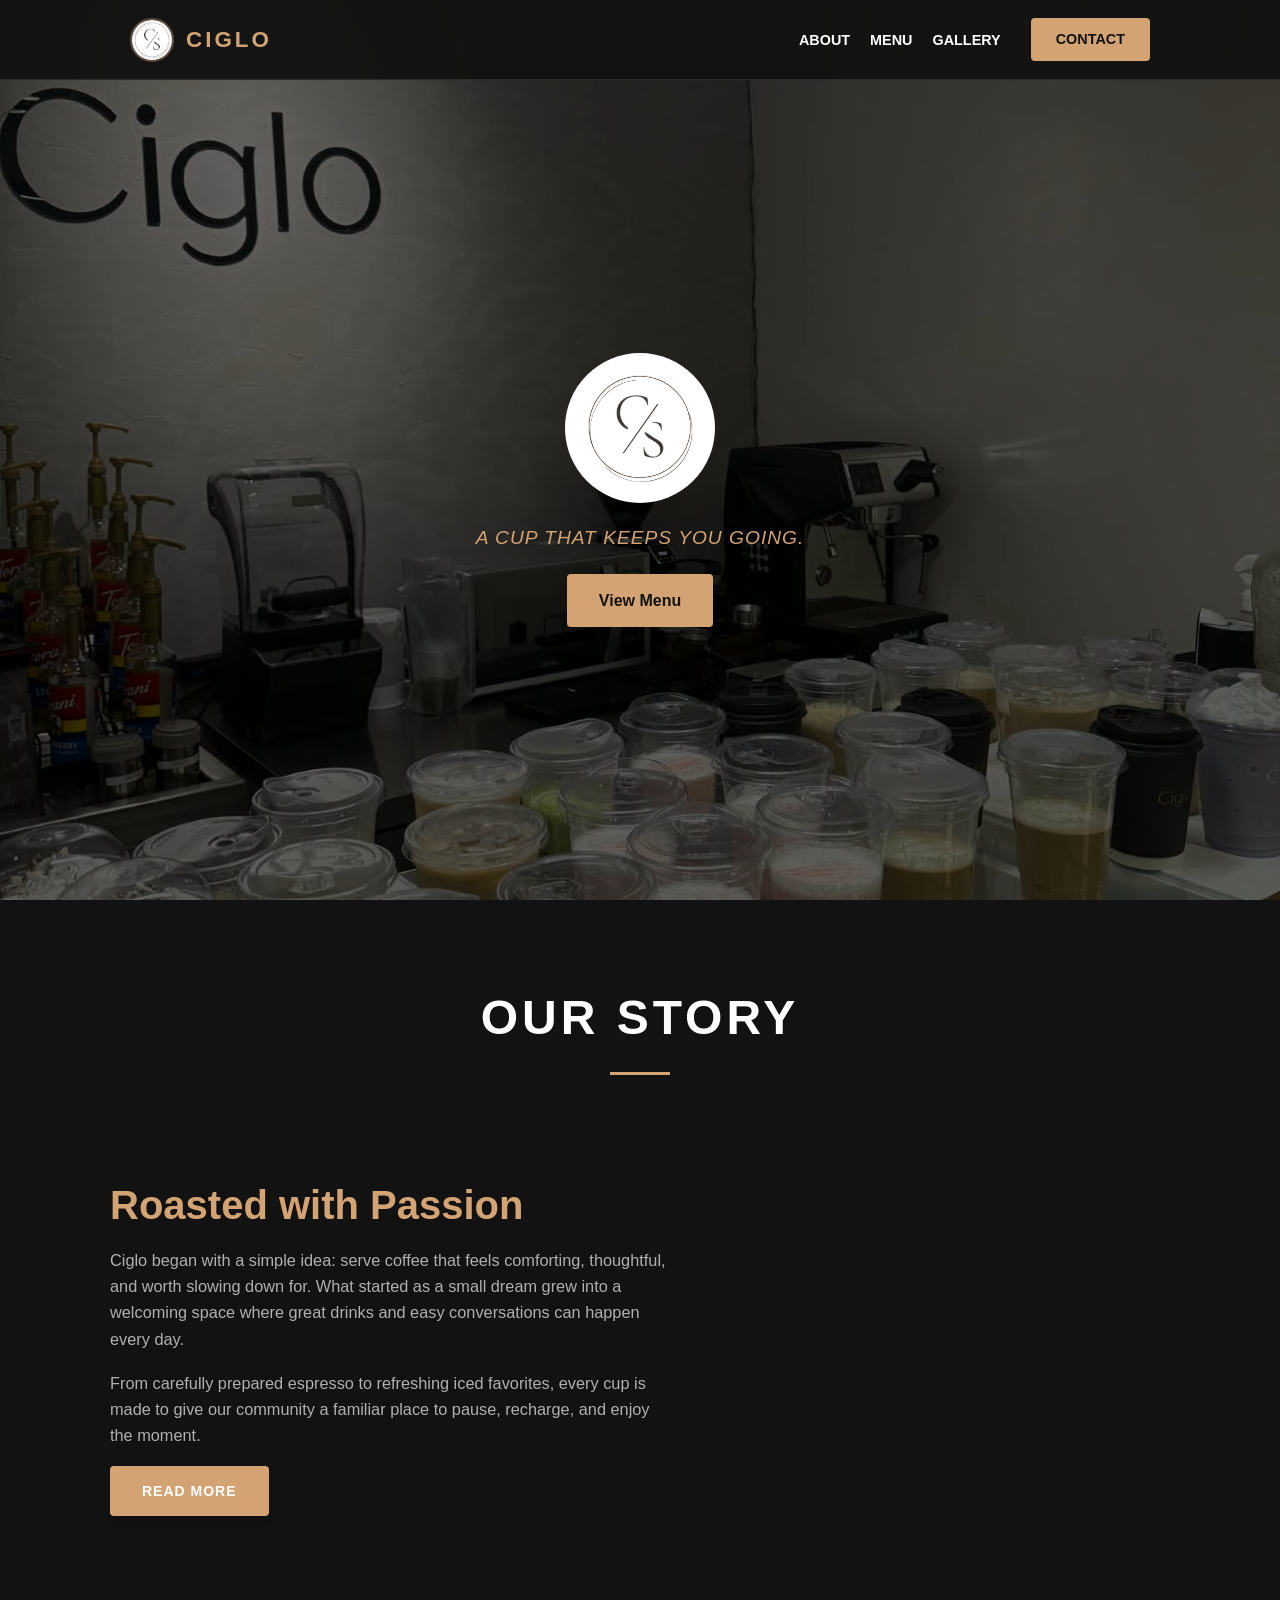
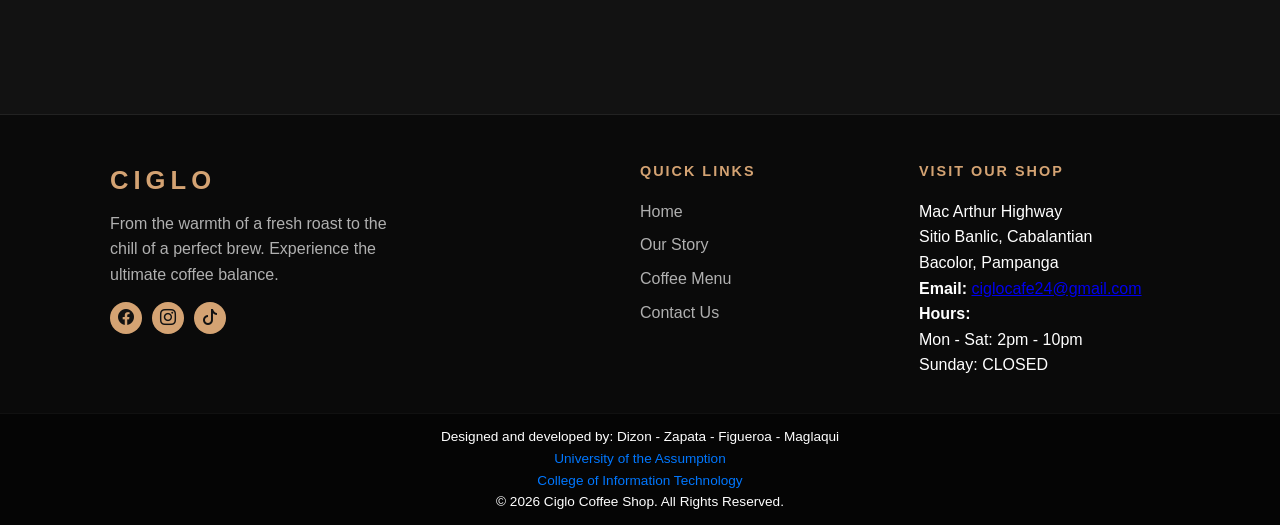
<file: index.html>
<!DOCTYPE html>
<html lang="en">
<head>
    <meta charset="UTF-8">
    <meta name="viewport" content="width=device-width, initial-scale=1.0">
    <title>Ciglo Coffee Shop | The Perfect Roast</title>
    <link rel="stylesheet" href="style.css">
    <link rel="icon" type="image/svg+xml" href="favicon.svg">
    <link href="https://cdn.jsdelivr.net/npm/bootstrap-icons/font/bootstrap-icons.css" rel="stylesheet">
</head>
<body>
    <nav class="navbar">
        <div class="nav-container">
            <a href="index.html" class="nav-logo" aria-label="Ciglo home">
                <img src="photos/logo.jpg" alt="Ciglo Coffee Shop logo">
                <span>CIGLO</span>
            </a>

            <input type="checkbox" id="nav-check" style="display: none;">
            <label for="nav-check" class="nav-toggler">
                <span></span>
                <span></span>
                <span></span>
            </label>

            <ul class="nav-links">
                <li><a href="about.html">About</a></li>
                <li><a href="menu.html">Menu</a></li>
                <li><a href="gallery.html">Gallery</a></li>
                <li class="contact-btn-wrapper">
                    <a href="contact.html" class="nav-contact-btn">Contact</a>
                </li>
            </ul>
        </div>
    </nav>

    <header id="home" class="hero">
        <div class="hero-content">
            <img src="photos/logo.jpg" alt="Ciglo Logo" class="hero-logo">
            <p class="tagline">A CUP THAT KEEPS YOU GOING.</p>
            <a href="menu.html" class="btn">View Menu</a>
        </div>
    </header>

    <main class="container">
        <section id="about" class="about-section">
            <h2 class="section-title">Our Story</h2>
            <div class="about-container">
                <div class="about-text">
                    <h3>Roasted with Passion</h3>
                    <p>Ciglo began with a simple idea: serve coffee that feels comforting, thoughtful, and worth slowing down for. What started as a small dream grew into a welcoming space where great drinks and easy conversations can happen every day.</p>
                    <p>From carefully prepared espresso to refreshing iced favorites, every cup is made to give our community a familiar place to pause, recharge, and enjoy the moment.</p>
                    <a href="about.html" class="btn-coffee">Read More</a>
                </div>

                <div class="slideshow-container">
                    <div class="about-image">
                        <img src="photos/coffees.jpg" alt="Ciglo drinks on display" class="small-image">
                        <img src="photos/drinks.jpeg" alt="Ciglo signature beverages" class="small-image">
                        <img src="photos/outdoor.jpg" alt="Outdoor seating at Ciglo" class="small-image">
                        <img src="photos/owner.jpeg" alt="Inside Ciglo Coffee Shop" class="small-image">
                    </div>
                </div>
            </div>
        </section>
    </main>

    <footer class="site-footer">
        <div class="container footer-grid">
            <div class="footer-column brand-col">
                <h2 class="footer-logo">CIGLO</h2>
                <p>From the warmth of a fresh roast to the chill of a perfect brew. Experience the ultimate coffee balance.</p>
                <div class="social-icons d-flex gap-2">
                    <a href="https://www.facebook.com/share/18vjceT954/?mibextid=wwXIfr" target="_blank" class="text-white text-decoration-none p-2 rounded-circle bg-primary bg-opacity-75 hover-bg-opacity-100" aria-label="Facebook">
                        <i class="bi bi-facebook fs-5"></i>
                    </a>
                    <a href="https://www.instagram.com/ciglocafe?igsh=c2pwMGJqa2h2eWc3" target="_blank" class="text-white text-decoration-none p-2 rounded-circle bg-danger bg-opacity-75 hover-bg-opacity-100" aria-label="Instagram">
                        <i class="bi bi-instagram fs-5"></i>
                    </a>
                    <a href="https://www.tiktok.com/@ciglocafe?_r=1&_t=ZS-95JXi8RUHVA" target="_blank" class="text-white text-decoration-none p-2 rounded-circle bg-black hover-bg-opacity-100" aria-label="TikTok">
                        <i class="bi bi-tiktok fs-5"></i>
                    </a>
                </div>
            </div>

            <div class="footer-column">
                <h3>Quick Links</h3>
                <ul>
                    <li><a href="index.html">Home</a></li>
                    <li><a href="about.html">Our Story</a></li>
                    <li><a href="menu.html">Coffee Menu</a></li>
                    <li><a href="contact.html">Contact Us</a></li>
                </ul>
            </div>

            <div class="footer-column">
                <h3>Visit Our Shop</h3>
                <p>Mac Arthur Highway<br>Sitio Banlic, Cabalantian<br>Bacolor, Pampanga</p>
                <p><strong>Email:</strong> <a href="mailto:ciglocafe24@gmail.com">ciglocafe24@gmail.com</a></p>
                <p><strong>Hours:</strong><br>Mon - Sat: 2pm - 10pm<br>Sunday: CLOSED</p>
            </div>
        </div>
        <div class="footer-bottom">
            <p>Designed and developed by: Dizon - Zapata - Figueroa - Maglaqui</p>
            <p style="color: rgb(0, 119, 255);">University of the Assumption</p> 
            <p style="color: rgb(0, 119, 255);">College of Information Technology</p>
            <p>&copy; 2026 Ciglo Coffee Shop. All Rights Reserved.</p>
        </div>
    </footer>
</body>
</html>
</file>
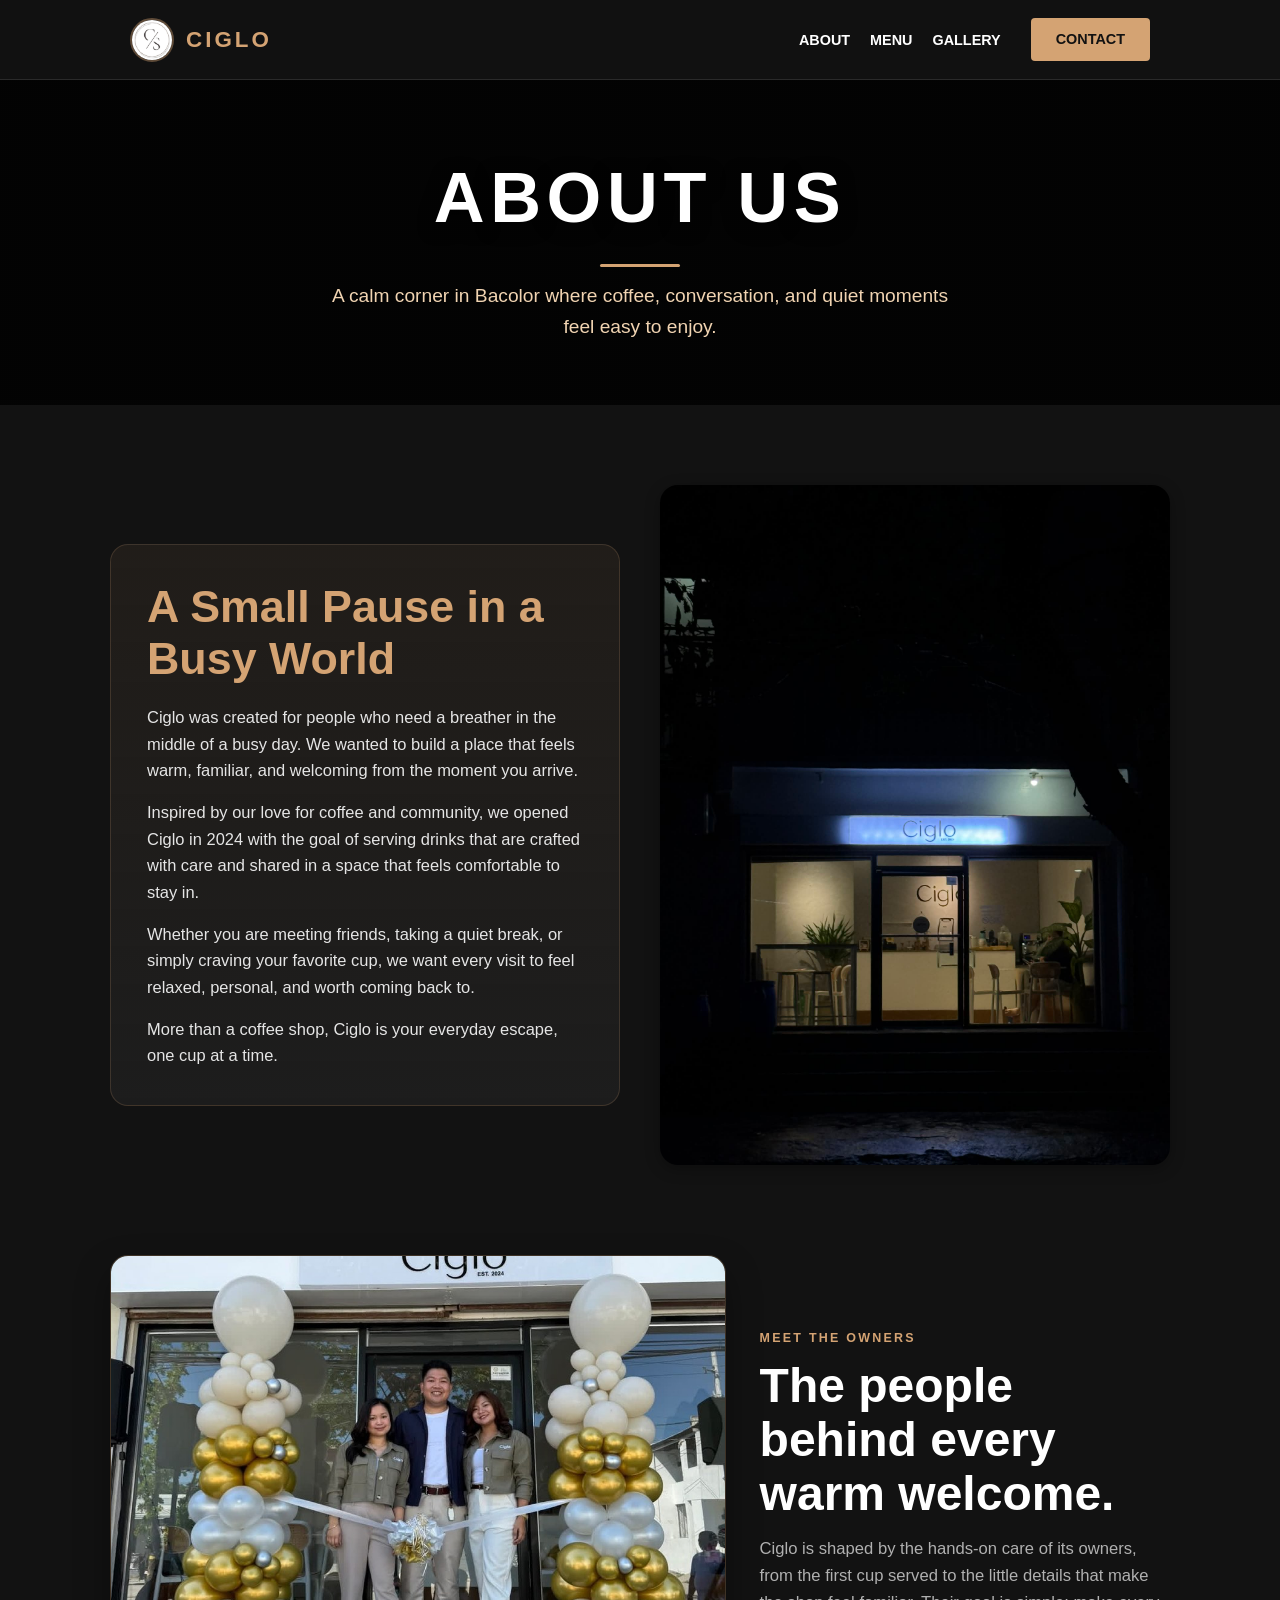
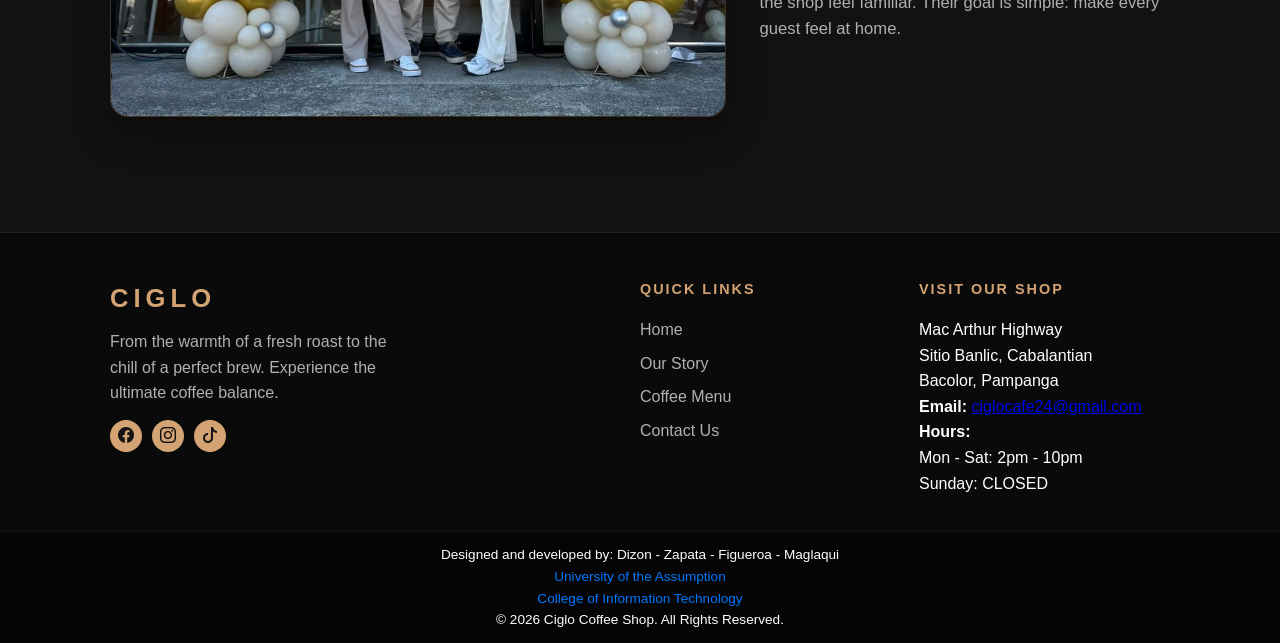
<file: about.html>
<!DOCTYPE html>
<html lang="en">
<head>
    <meta charset="UTF-8">
    <meta name="viewport" content="width=device-width, initial-scale=1.0">
    <title>About Us | Ciglo Coffee Shop</title>
    <link rel="stylesheet" href="style.css">
    <link rel="icon" type="image/svg+xml" href="favicon.svg">
    <link href="https://cdn.jsdelivr.net/npm/bootstrap-icons/font/bootstrap-icons.css" rel="stylesheet">
</head>
<body>
    <nav class="navbar">
        <div class="nav-container">
            <a href="index.html" class="nav-logo" aria-label="Ciglo home">
                <img src="photos/logo.jpg" alt="Ciglo Coffee Shop logo">
                <span>CIGLO</span>
            </a>

            <input type="checkbox" id="nav-check" style="display: none;">
            <label for="nav-check" class="nav-toggler">
                <span></span>
                <span></span>
                <span></span>
            </label>

            <ul class="nav-links">
                <li><a href="about.html">About</a></li>
                <li><a href="menu.html">Menu</a></li>
                <li><a href="gallery.html">Gallery</a></li>
                <li class="contact-btn-wrapper">
                    <a href="contact.html" class="nav-contact-btn">Contact</a>
                </li>
            </ul>
        </div>
    </nav>

    <header class="page-header">
        <h1>About Us</h1>
        <p>A calm corner in Bacolor where coffee, conversation, and quiet moments feel easy to enjoy.</p>
    </header>

    <main class="container">
        <section class="about-grid">
            <div class="about-content">
                <h2 class="accent-text">A Small Pause in a Busy World</h2>
                <p class="about-lead">Ciglo was created for people who need a breather in the middle of a busy day. We wanted to build a place that feels warm, familiar, and welcoming from the moment you arrive.</p>
                <p>Inspired by our love for coffee and community, we opened Ciglo in 2024 with the goal of serving drinks that are crafted with care and shared in a space that feels comfortable to stay in.</p>
                <p>Whether you are meeting friends, taking a quiet break, or simply craving your favorite cup, we want every visit to feel relaxed, personal, and worth coming back to.</p>
                <p>More than a coffee shop, Ciglo is your everyday escape, one cup at a time.</p>
            </div>

            <div class="about-image-container">
                <img src="photos/outdoor2.jpg" alt="Ciglo Coffee Shop outdoor view" class="about-main-img">
            </div>
        </section>

        <section class="owners-section">
            <div class="owners-photo-wrap">
                <img src="photos/owners-about.jpg" alt="Ciglo Coffee Shop owners in front of the cafe" class="owners-photo">
            </div>
            <div class="owners-copy">
                <p class="eyebrow">Meet the Owners</p>
                <h2>The people behind every warm welcome.</h2>
                <p>Ciglo is shaped by the hands-on care of its owners, from the first cup served to the little details that make the shop feel familiar. Their goal is simple: make every guest feel at home.</p>
            </div>
        </section>
    </main>

    <footer class="site-footer">
        <div class="container footer-grid">
            <div class="footer-column brand-col">
                <h2 class="footer-logo">CIGLO</h2>
                <p>From the warmth of a fresh roast to the chill of a perfect brew. Experience the ultimate coffee balance.</p>
                <div class="social-icons d-flex gap-2">
                    <a href="https://www.facebook.com/share/18vjceT954/?mibextid=wwXIfr" target="_blank" class="text-white text-decoration-none p-2 rounded-circle bg-primary bg-opacity-75 hover-bg-opacity-100" aria-label="Facebook">
                        <i class="bi bi-facebook fs-5"></i>
                    </a>
                    <a href="https://www.instagram.com/ciglocafe?igsh=c2pwMGJqa2h2eWc3" target="_blank" class="text-white text-decoration-none p-2 rounded-circle bg-danger bg-opacity-75 hover-bg-opacity-100" aria-label="Instagram">
                        <i class="bi bi-instagram fs-5"></i>
                    </a>
                    <a href="https://www.tiktok.com/@ciglocafe?_r=1&_t=ZS-95JXi8RUHVA" target="_blank" class="text-white text-decoration-none p-2 rounded-circle bg-black hover-bg-opacity-100" aria-label="TikTok">
                        <i class="bi bi-tiktok fs-5"></i>
                    </a>
                </div>
            </div>

            <div class="footer-column">
                <h3>Quick Links</h3>
                <ul>
                    <li><a href="index.html">Home</a></li>
                    <li><a href="about.html">Our Story</a></li>
                    <li><a href="menu.html">Coffee Menu</a></li>
                    <li><a href="contact.html">Contact Us</a></li>
                </ul>
            </div>

            <div class="footer-column">
                <h3>Visit Our Shop</h3>
                <p>Mac Arthur Highway<br>Sitio Banlic, Cabalantian<br>Bacolor, Pampanga</p>
                <p><strong>Email:</strong> <a href="mailto:ciglocafe24@gmail.com">ciglocafe24@gmail.com</a></p>
                <p><strong>Hours:</strong><br>Mon - Sat: 2pm - 10pm<br>Sunday: CLOSED</p>
            </div>
        </div>
        <div class="footer-bottom">
            <p>Designed and developed by: Dizon - Zapata - Figueroa - Maglaqui</p>
            <p style="color: rgb(0, 119, 255);">University of the Assumption</p> 
            <p style="color: rgb(0, 119, 255);">College of Information Technology</p>
            <p>&copy; 2026 Ciglo Coffee Shop. All Rights Reserved.</p>
        </div>
    </footer>
</body>
</html>
</file>
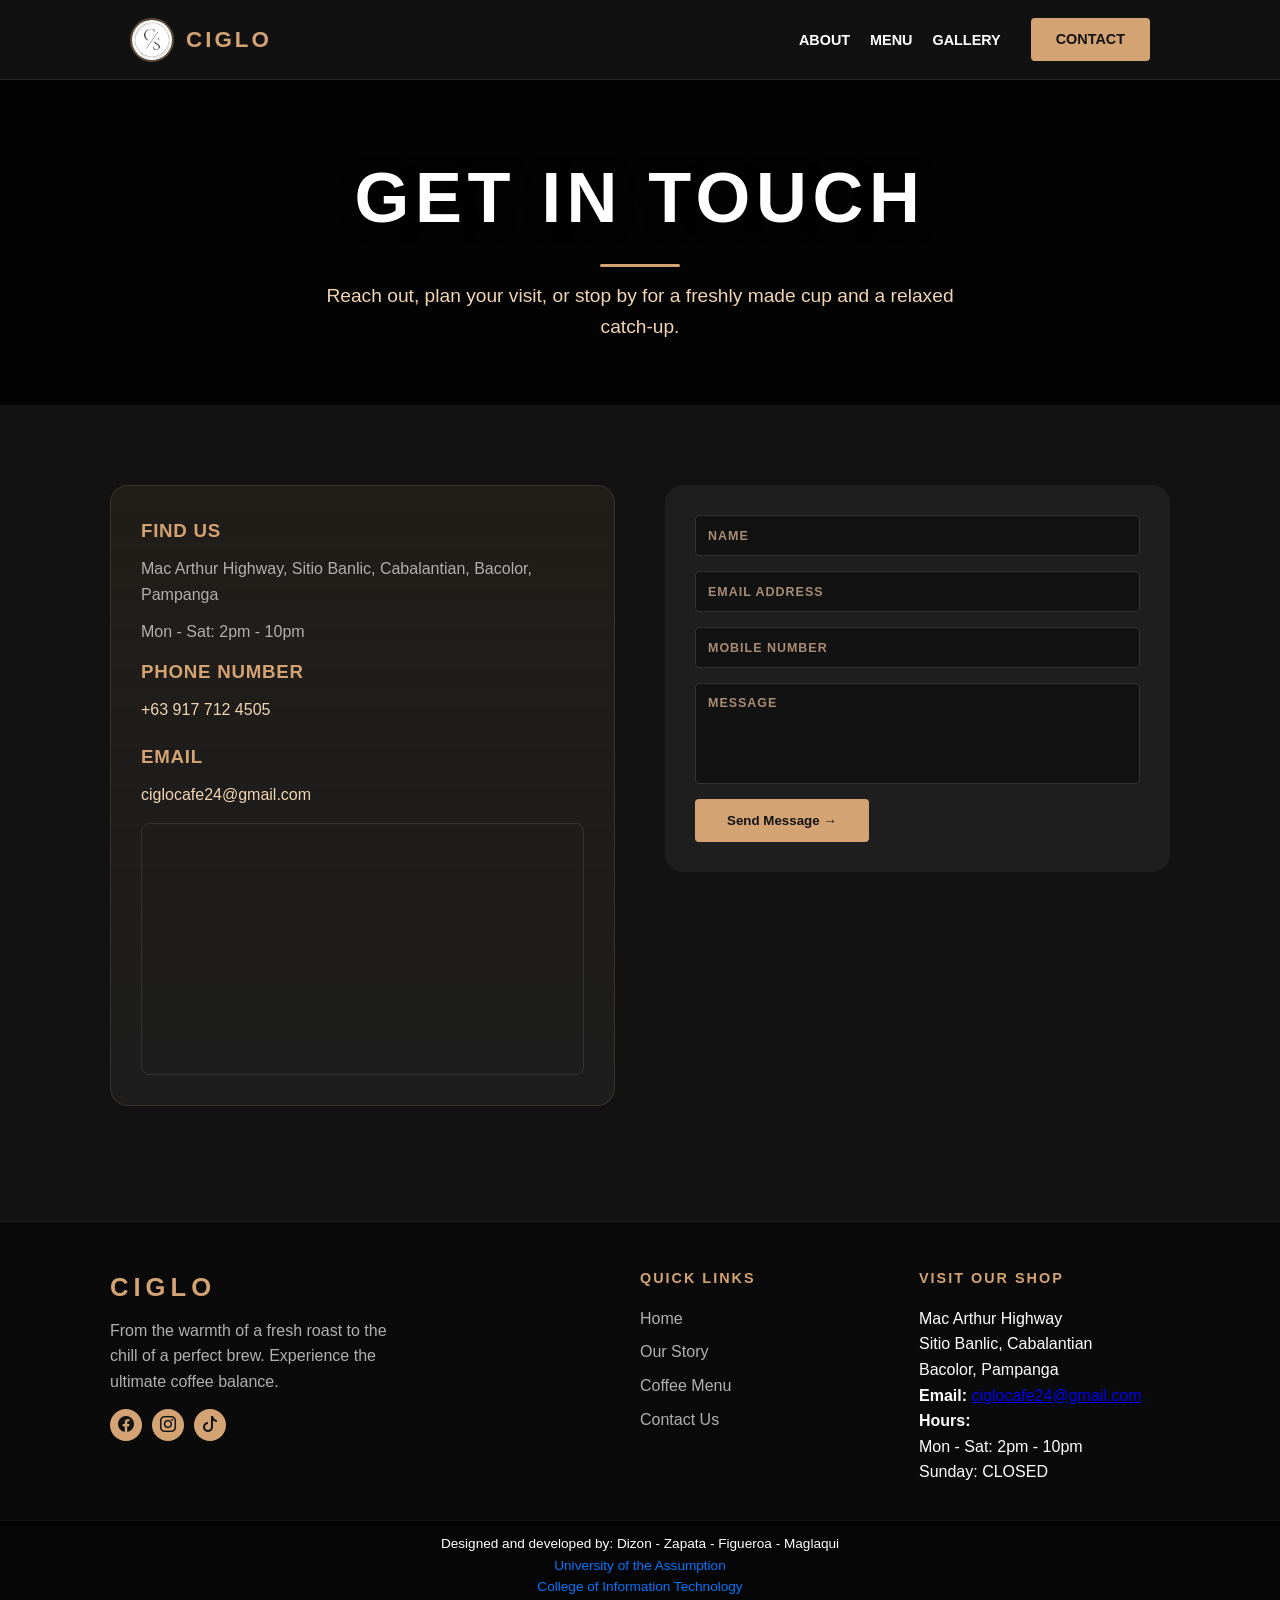
<file: contact.html>
<!DOCTYPE html>
<html lang="en">
<head>
    <meta charset="UTF-8">
    <meta name="viewport" content="width=device-width, initial-scale=1.0">
    <title>Contact Us | Ciglo Coffee Shop</title>

    <link rel="stylesheet" href="style.css">
    <link rel="icon" type="image/svg+xml" href="favicon.svg">
    <link href="https://cdn.jsdelivr.net/npm/bootstrap-icons/font/bootstrap-icons.css" rel="stylesheet">
</head>

<body>

    <nav class="navbar">
        <div class="nav-container">

            <a href="index.html" class="nav-logo" aria-label="Ciglo home">
                <img src="photos/logo.jpg" alt="Ciglo Coffee Shop logo">
                <span>CIGLO</span>
            </a>

            <input type="checkbox" id="nav-check" style="display:none;">

            <label for="nav-check" class="nav-toggler">
                <span></span>
                <span></span>
                <span></span>
            </label>

            <ul class="nav-links">
                <li><a href="about.html">About</a></li>
                <li><a href="menu.html">Menu</a></li>
                <li><a href="gallery.html">Gallery</a></li>

                <li class="contact-btn-wrapper">
                    <a href="contact.html" class="nav-contact-btn">
                        Contact
                    </a>
                </li>
            </ul>

        </div>
    </nav>


    <header class="page-header">
        <h1>Get In Touch</h1>

        <p>
            Reach out, plan your visit, or stop by for a freshly made cup
            and a relaxed catch-up.
        </p>
    </header>


    <main class="container">

        <section class="contact-grid">

            <div class="contact-info">

                <h3>Find Us</h3>

                <p>
                    Mac Arthur Highway, Sitio Banlic,
                    Cabalantian, Bacolor, Pampanga
                </p>

                <p>Mon - Sat: 2pm - 10pm</p>

                <h3>Phone Number</h3>

                <p>
                    <a href="tel:+639177124505" class="contact-link">
                        +63 917 712 4505
                    </a>
                </p>

                <h3 style="margin-top:20px;">
                    Email
                </h3>

                <p>
                    <a href="mailto:ciglocafe24@gmail.com"
                       class="contact-link">
                        ciglocafe24@gmail.com
                    </a>
                </p>


               <div class="map-container">
                    <iframe src="https://www.google.com/maps?q=Ciglo%20Coffee%20Shop%2C%20Mac%20Arthur%20Highway%2C%20Sitio%20Banlic%2C%20Cabalantian%2C%20Bacolor%2C%20Pampanga&output=embed" width="100%" height="250" style="border:0; border-radius: 8px;" allowfullscreen="" loading="lazy"> 
                    </iframe> 
                </div>

            </div>


            <!-- CONTACT FORM -->

            <div id="form-wrapper">

                <form id="contact-form"
                      class="contact-form"
                      action="https://formspree.io/f/xkoevdab"
                      method="POST">

                    <input type="text"
                           name="name"
                           placeholder="NAME"
                           required>

                    <input type="email"
                           name="email"
                           placeholder="EMAIL ADDRESS"
                           required>

                    <input type="tel"
                           name="mobile"
                           placeholder="MOBILE NUMBER"
                           required>

                    <textarea rows="5"
                              name="message"
                              placeholder="MESSAGE"
                              required></textarea>

                    <button id="submit-btn"
                            type="submit"
                            class="btn">

                        Send Message →

                    </button>

                </form>

            </div>


            <div id="success-message"
                 style="display:none;text-align:center;padding:20px;">

                <h3>Message Sent!</h3>

                <p>
                    Thanks for contacting Ciglo Coffee Shop.
                    We'll get back to you soon.
                </p>

            </div>

        </section>

    </main>



    <footer class="site-footer">

        <div class="container footer-grid">

            <div class="footer-column brand-col">

                <h2 class="footer-logo">
                    CIGLO
                </h2>

                <p>
                    From the warmth of a fresh roast to the chill
                    of a perfect brew. Experience the ultimate
                    coffee balance.
                </p>

                <div class="social-icons d-flex gap-2">

                    <a href="https://www.facebook.com/share/18vjceT954/?mibextid=wwXIfr"
                       target="_blank">

                        <i class="bi bi-facebook fs-5"></i>

                    </a>

                    <a href="https://www.instagram.com/ciglocafe?igsh=c2pwMGJqa2h2eWc3"
                       target="_blank">

                        <i class="bi bi-instagram fs-5"></i>

                    </a>

                    <a href="https://www.tiktok.com/@ciglocafe?_r=1&_t=ZS-95JXi8RUHVA"
                       target="_blank">

                        <i class="bi bi-tiktok fs-5"></i>

                    </a>

                </div>

            </div>


            <div class="footer-column">

                <h3>Quick Links</h3>

                <ul>
                    <li><a href="index.html">Home</a></li>
                    <li><a href="about.html">Our Story</a></li>
                    <li><a href="menu.html">Coffee Menu</a></li>
                    <li><a href="contact.html">Contact Us</a></li>
                </ul>

            </div>


            <div class="footer-column">

                <h3>Visit Our Shop</h3>

                <p>
                    Mac Arthur Highway <br>
                    Sitio Banlic, Cabalantian <br>
                    Bacolor, Pampanga
                </p>

                <p>
                    <strong>Email:</strong>

                    <a href="mailto:ciglocafe24@gmail.com">
                        ciglocafe24@gmail.com
                    </a>
                </p>

                <p>
                    <strong>Hours:</strong><br>
                    Mon - Sat: 2pm - 10pm<br>
                    Sunday: CLOSED
                </p>

            </div>

        </div>


        <div class="footer-bottom">
            <p>Designed and developed by: Dizon - Zapata - Figueroa - Maglaqui</p>
            <p style="color: rgb(0, 119, 255);">University of the Assumption</p> 
            <p style="color: rgb(0, 119, 255);">College of Information Technology</p>
            <p>&copy; 2026 Ciglo Coffee Shop. All Rights Reserved.</p>
        </div>

    </footer>



<script>

const form = document.getElementById('contact-form');
const formWrapper = document.getElementById('form-wrapper');
const successMessage = document.getElementById('success-message');

form.addEventListener('submit', async function(e){

    e.preventDefault();

    const formData = new FormData(form);

    const submitBtn =
    document.getElementById('submit-btn');

    submitBtn.disabled=true;
    submitBtn.innerHTML="Sending...";

    try{

        const response = await fetch(
            form.action,
            {
                method:'POST',
                body:formData,
                headers:{
                    'Accept':'application/json'
                }
            }
        );

        if(response.ok){

            formWrapper.style.display='none';

            successMessage.style.display='block';

        }else{

            alert(
                "Oops! There was a problem submitting your form."
            );

            submitBtn.disabled=false;
            submitBtn.innerHTML="Send Message →";

        }

    }catch(error){

        alert(
            "Connection error. Please try again later."
        );

        submitBtn.disabled=false;
        submitBtn.innerHTML="Send Message →";

    }

});

</script>

</body>
</html>
</file>
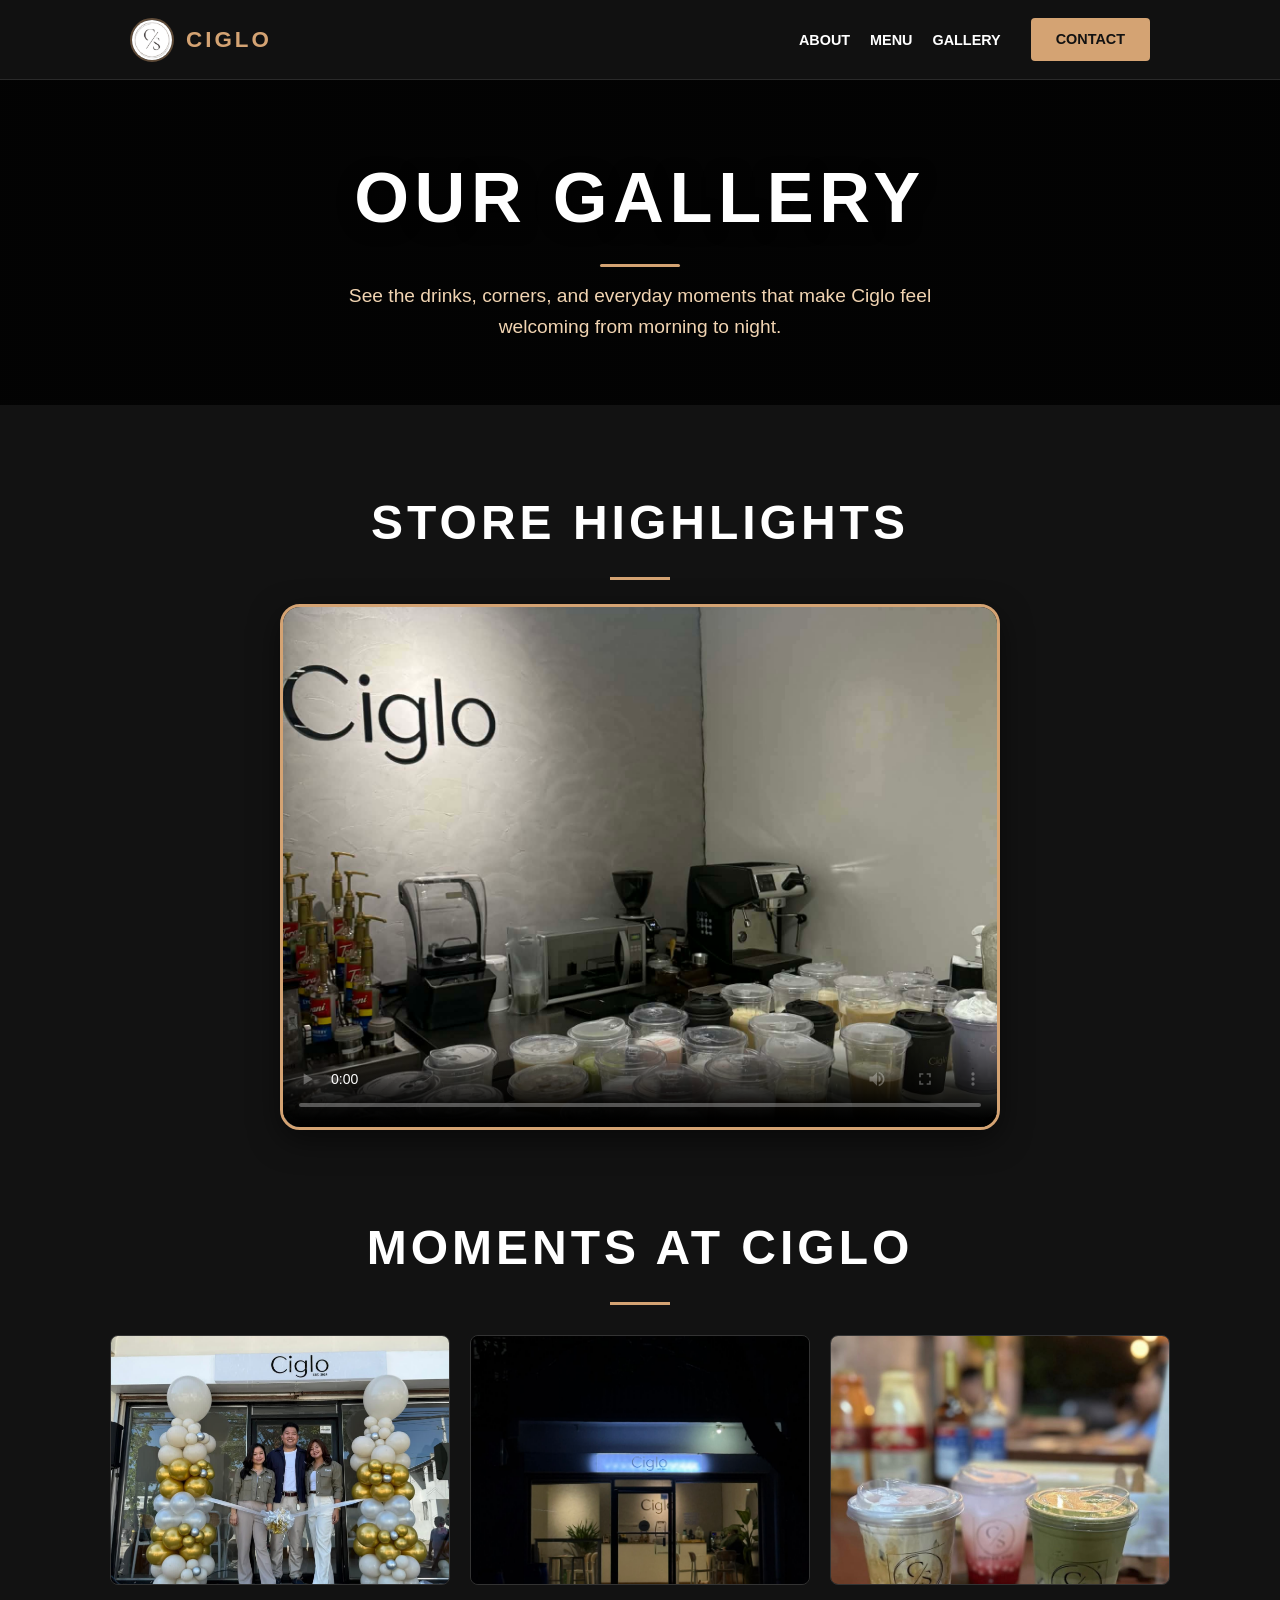
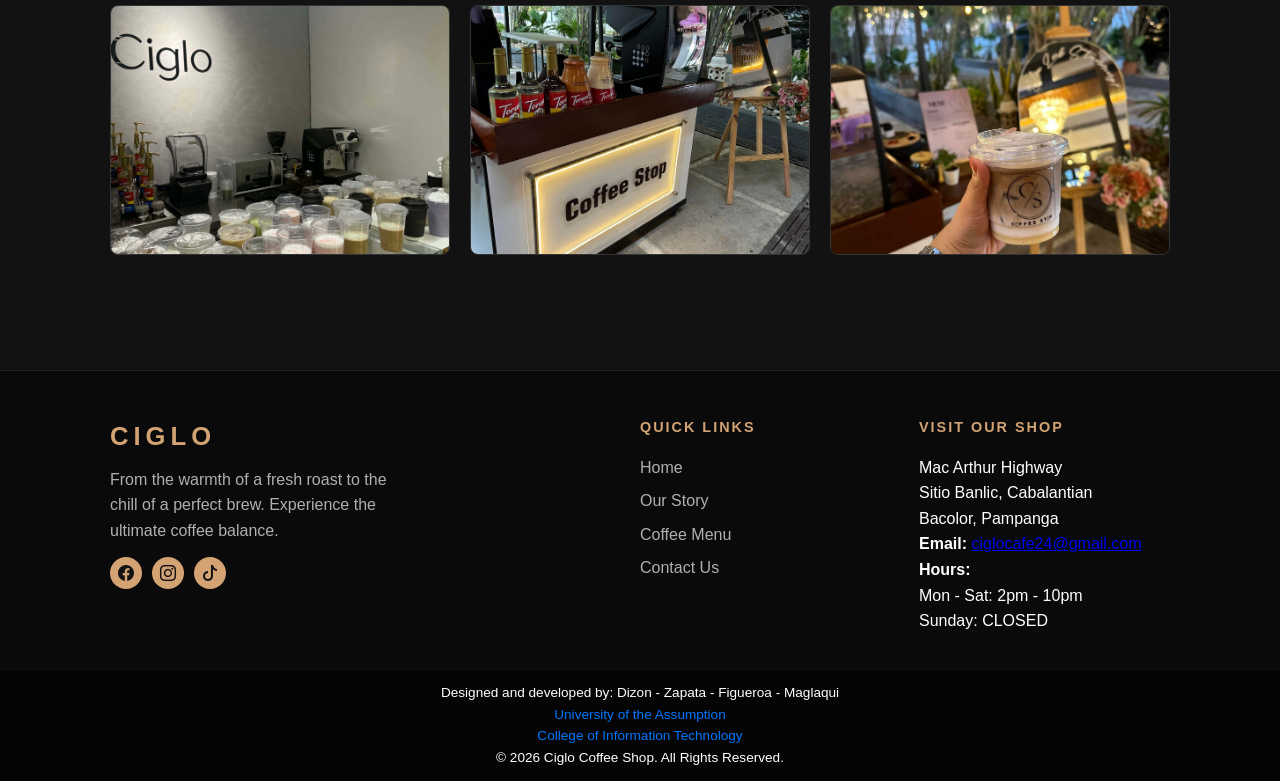
<file: gallery.html>
<!DOCTYPE html>
<html lang="en">
<head>
    <meta charset="UTF-8">
    <meta name="viewport" content="width=device-width, initial-scale=1.0">
    <title>Gallery | Ciglo Coffee Shop</title>
    <link rel="stylesheet" href="style.css">
    <link rel="icon" type="image/svg+xml" href="favicon.svg">
    <link href="https://cdn.jsdelivr.net/npm/bootstrap-icons/font/bootstrap-icons.css" rel="stylesheet">
</head>
<body>
    <nav class="navbar">
        <div class="nav-container">
            <a href="index.html" class="nav-logo" aria-label="Ciglo home">
                <img src="photos/logo.jpg" alt="Ciglo Coffee Shop logo">
                <span>CIGLO</span>
            </a>

            <input type="checkbox" id="nav-check" style="display: none;">
            <label for="nav-check" class="nav-toggler">
                <span></span>
                <span></span>
                <span></span>
            </label>

            <ul class="nav-links">
                <li><a href="about.html">About</a></li>
                <li><a href="menu.html">Menu</a></li>
                <li><a href="gallery.html">Gallery</a></li>
                <li class="contact-btn-wrapper">
                    <a href="contact.html" class="nav-contact-btn">Contact</a>
                </li>
            </ul>
        </div>
    </nav>

    <header class="page-header">
        <h1>Our Gallery</h1>
        <p>See the drinks, corners, and everyday moments that make Ciglo feel welcoming from morning to night.</p>
    </header>

    <main class="container">
        <section class="gallery-section">
            <h2 class="section-title">Store Highlights</h2>
            <div class="video-container">
                <video controls preload="metadata" poster="photos/coffees.jpg">
                    <source src="video/vid1.mp4" type="video/mp4">
                    Your browser does not support the video tag.
                </video>
            </div>
        </section>

        <section class="gallery-section">
            <h2 class="section-title">Moments at Ciglo</h2>
            <div class="photo-grid">
                <img src="photos/owner.jpeg" alt="Owner">
                <img src="photos/outdoor2.jpg" alt="Outdoor Seating">
                <img src="photos/drinks.jpeg" alt="Drinks">
                <img src="photos/coffees.jpg" alt="Coffee Selection">
                <img src="photos/coffee stop.jpg" alt="Coffee stop Selection">
                <img src="photos/coffee1.jpg" alt="Coffee">
            </div>
        </section>
    </main>

    <footer class="site-footer">
        <div class="container footer-grid">
            <div class="footer-column brand-col">
                <h2 class="footer-logo">CIGLO</h2>
                <p>From the warmth of a fresh roast to the chill of a perfect brew. Experience the ultimate coffee balance.</p>
                <div class="social-icons d-flex gap-2">
                    <a href="https://www.facebook.com/share/18vjceT954/?mibextid=wwXIfr" target="_blank" class="text-white text-decoration-none p-2 rounded-circle bg-primary bg-opacity-75 hover-bg-opacity-100" aria-label="Facebook">
                        <i class="bi bi-facebook fs-5"></i>
                    </a>
                    <a href="https://www.instagram.com/ciglocafe?igsh=c2pwMGJqa2h2eWc3" target="_blank" class="text-white text-decoration-none p-2 rounded-circle bg-danger bg-opacity-75 hover-bg-opacity-100" aria-label="Instagram">
                        <i class="bi bi-instagram fs-5"></i>
                    </a>
                    <a href="https://www.tiktok.com/@ciglocafe?_r=1&_t=ZS-95JXi8RUHVA" target="_blank" class="text-white text-decoration-none p-2 rounded-circle bg-black hover-bg-opacity-100" aria-label="TikTok">
                        <i class="bi bi-tiktok fs-5"></i>
                    </a>
                </div>
            </div>

            <div class="footer-column">
                <h3>Quick Links</h3>
                <ul>
                    <li><a href="index.html">Home</a></li>
                    <li><a href="about.html">Our Story</a></li>
                    <li><a href="menu.html">Coffee Menu</a></li>
                    <li><a href="contact.html">Contact Us</a></li>
                </ul>
            </div>

            <div class="footer-column">
                <h3>Visit Our Shop</h3>
                <p>Mac Arthur Highway<br>Sitio Banlic, Cabalantian<br>Bacolor, Pampanga</p>
                <p><strong>Email:</strong> <a href="mailto:ciglocafe24@gmail.com">ciglocafe24@gmail.com</a></p>
                <p><strong>Hours:</strong><br>Mon - Sat: 2pm - 10pm<br>Sunday: CLOSED</p>
            </div>
        </div>
        <div class="footer-bottom">
            <p>Designed and developed by: Dizon - Zapata - Figueroa - Maglaqui</p>
            <p style="color: rgb(0, 119, 255);">University of the Assumption</p> 
            <p style="color: rgb(0, 119, 255);">College of Information Technology</p>
            <p>&copy; 2026 Ciglo Coffee Shop. All Rights Reserved.</p>
        </div>
    </footer>
</body>
</html>
</file>
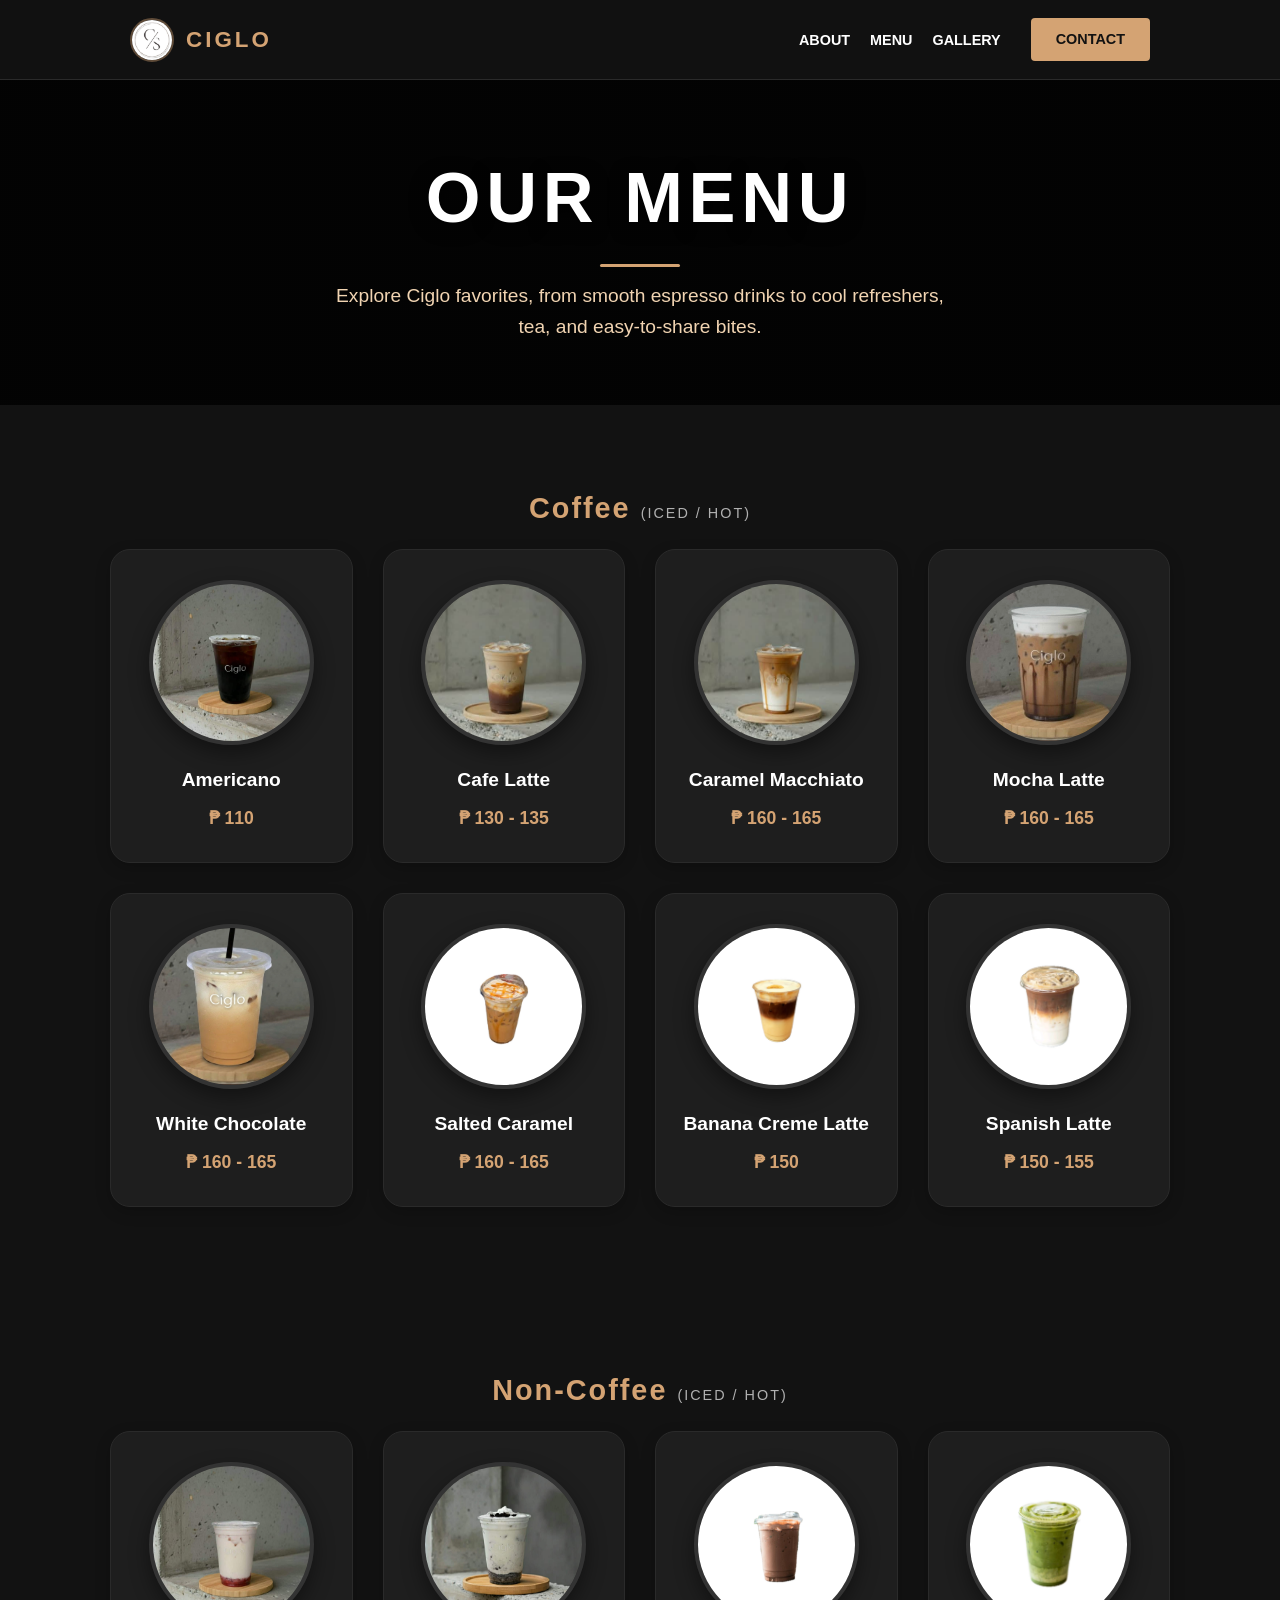
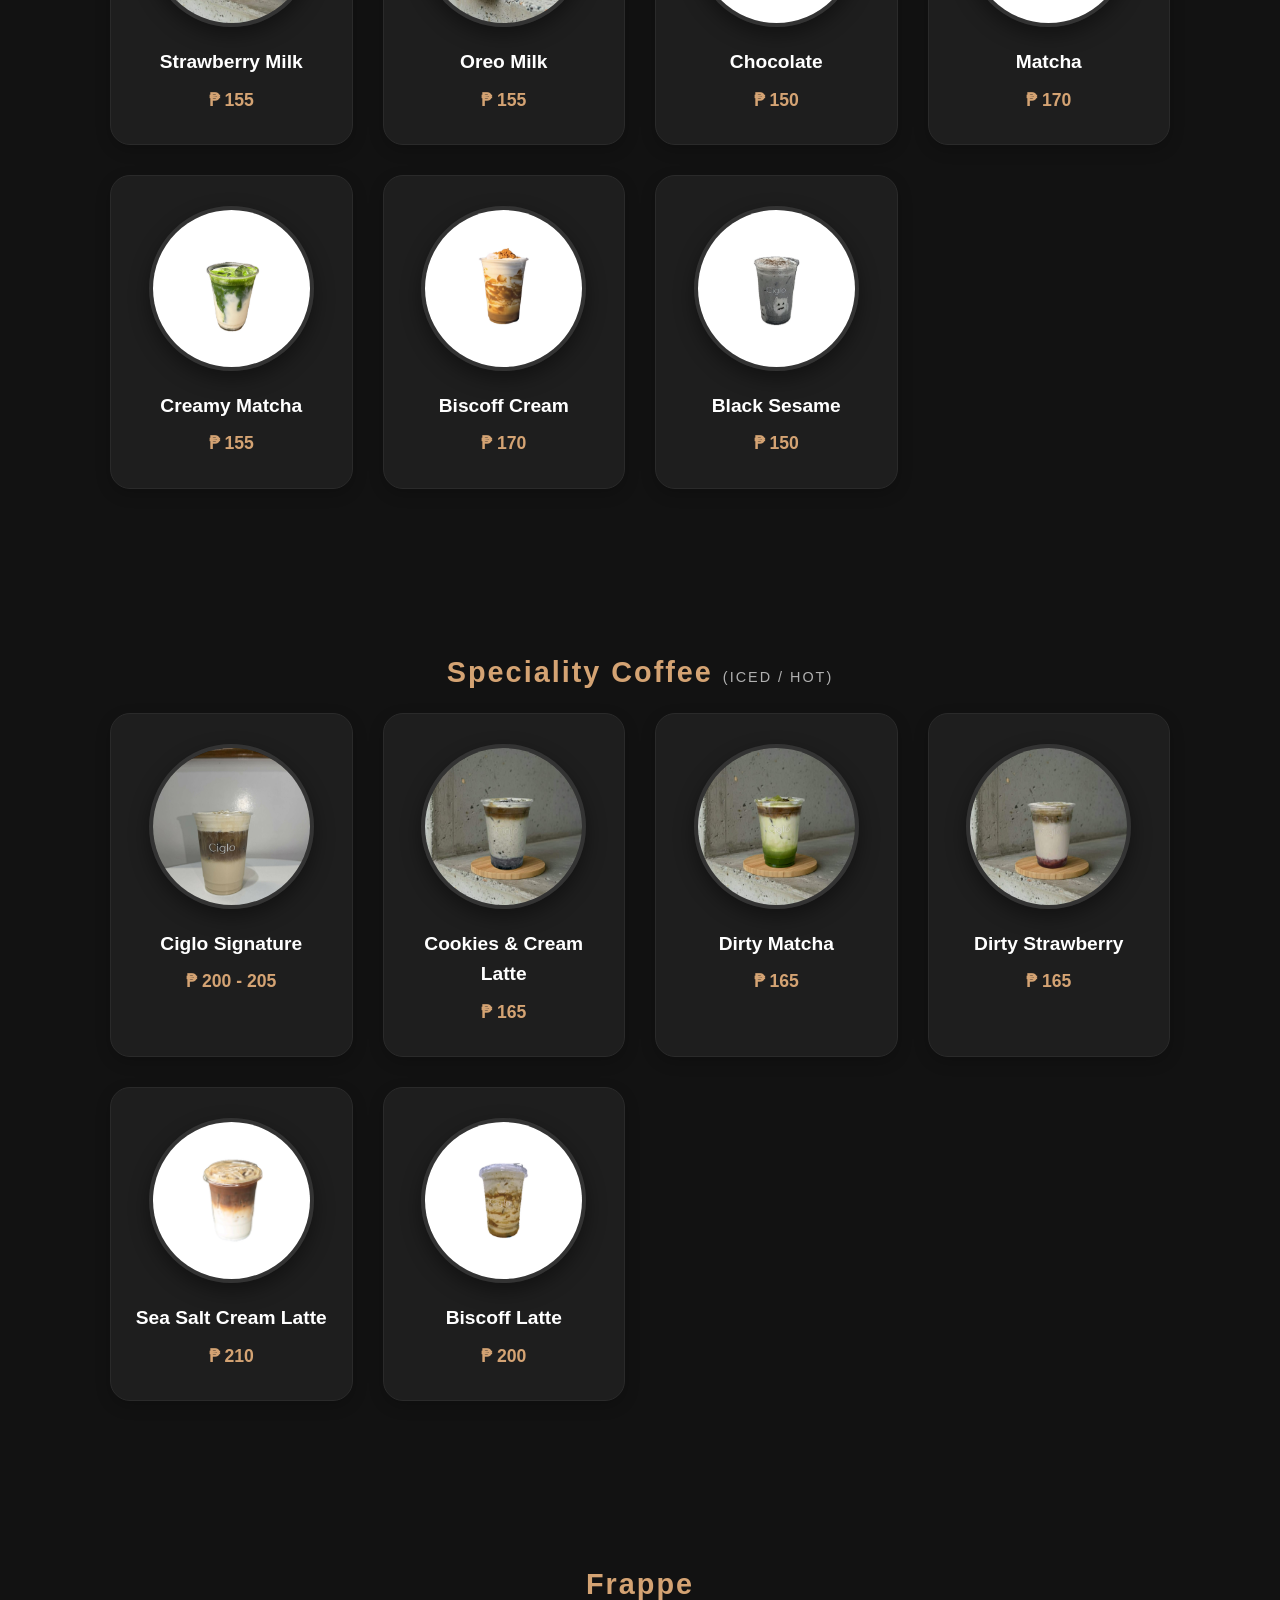
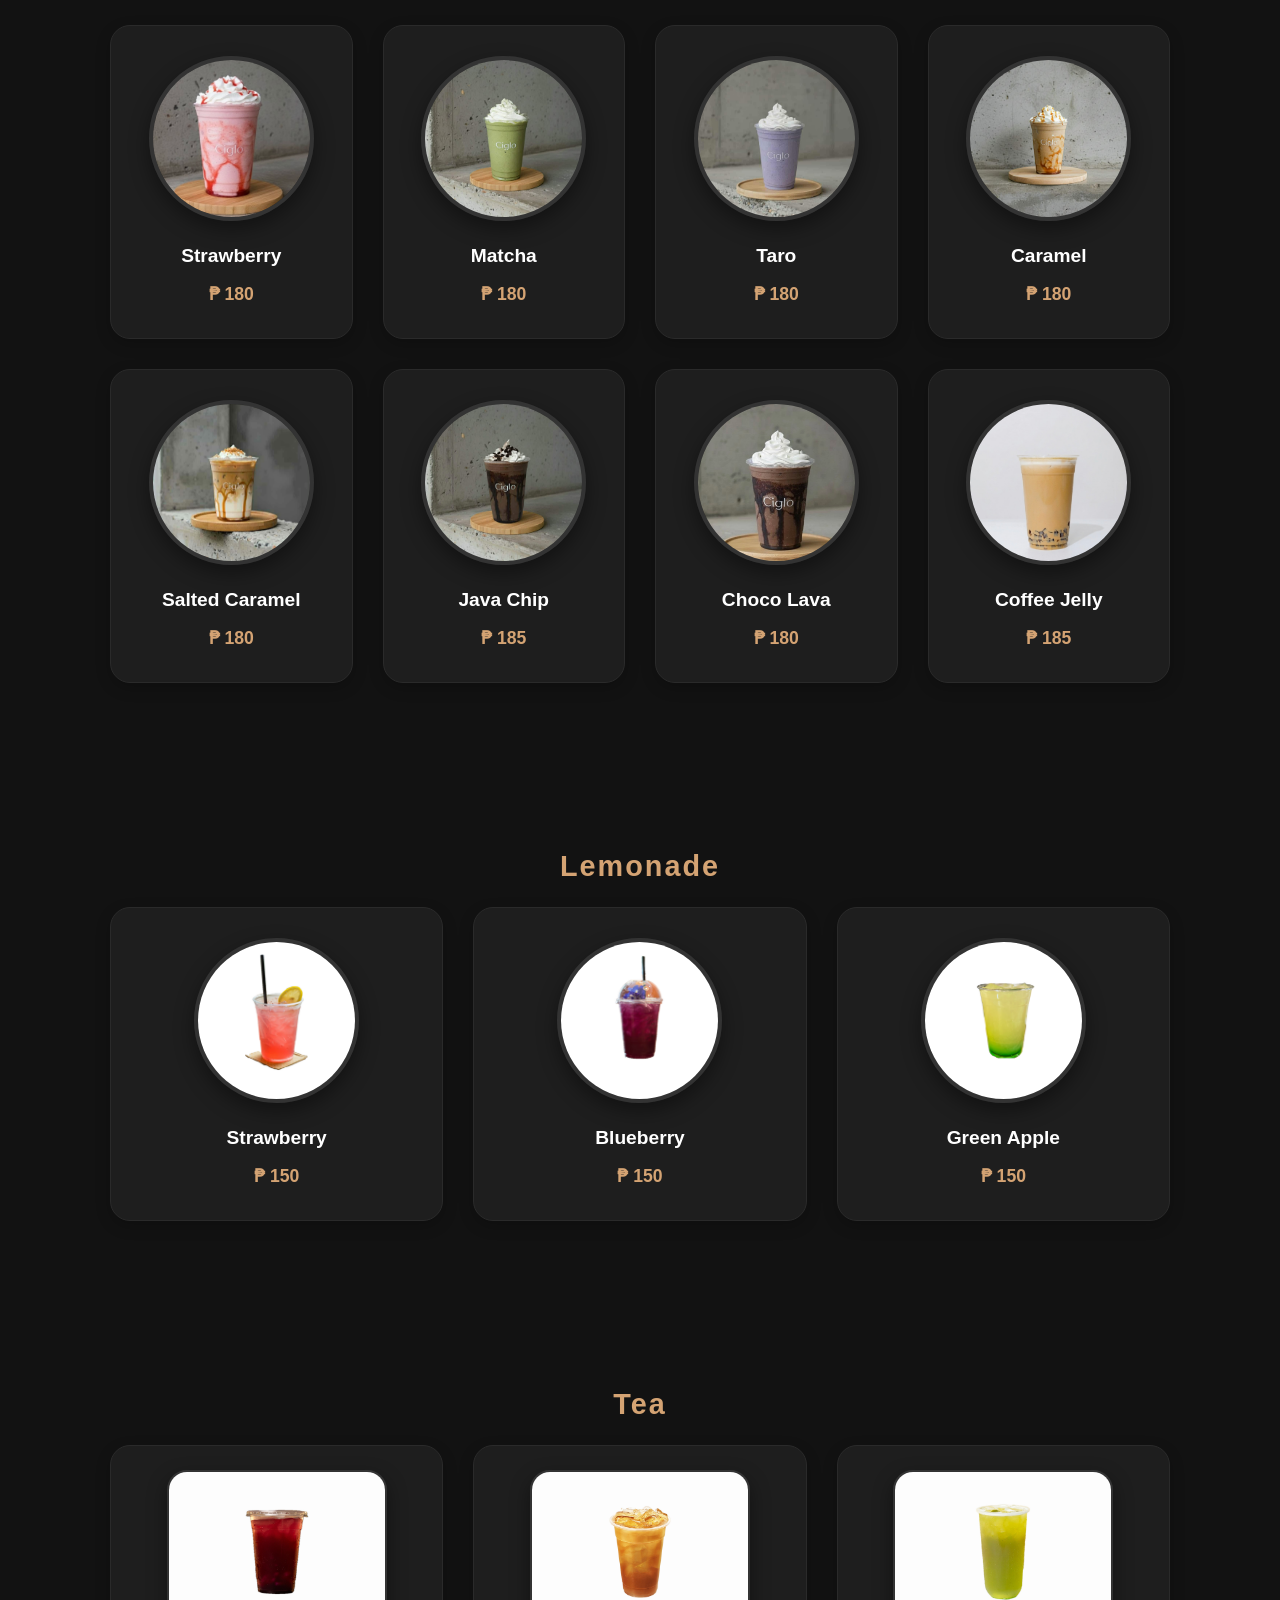
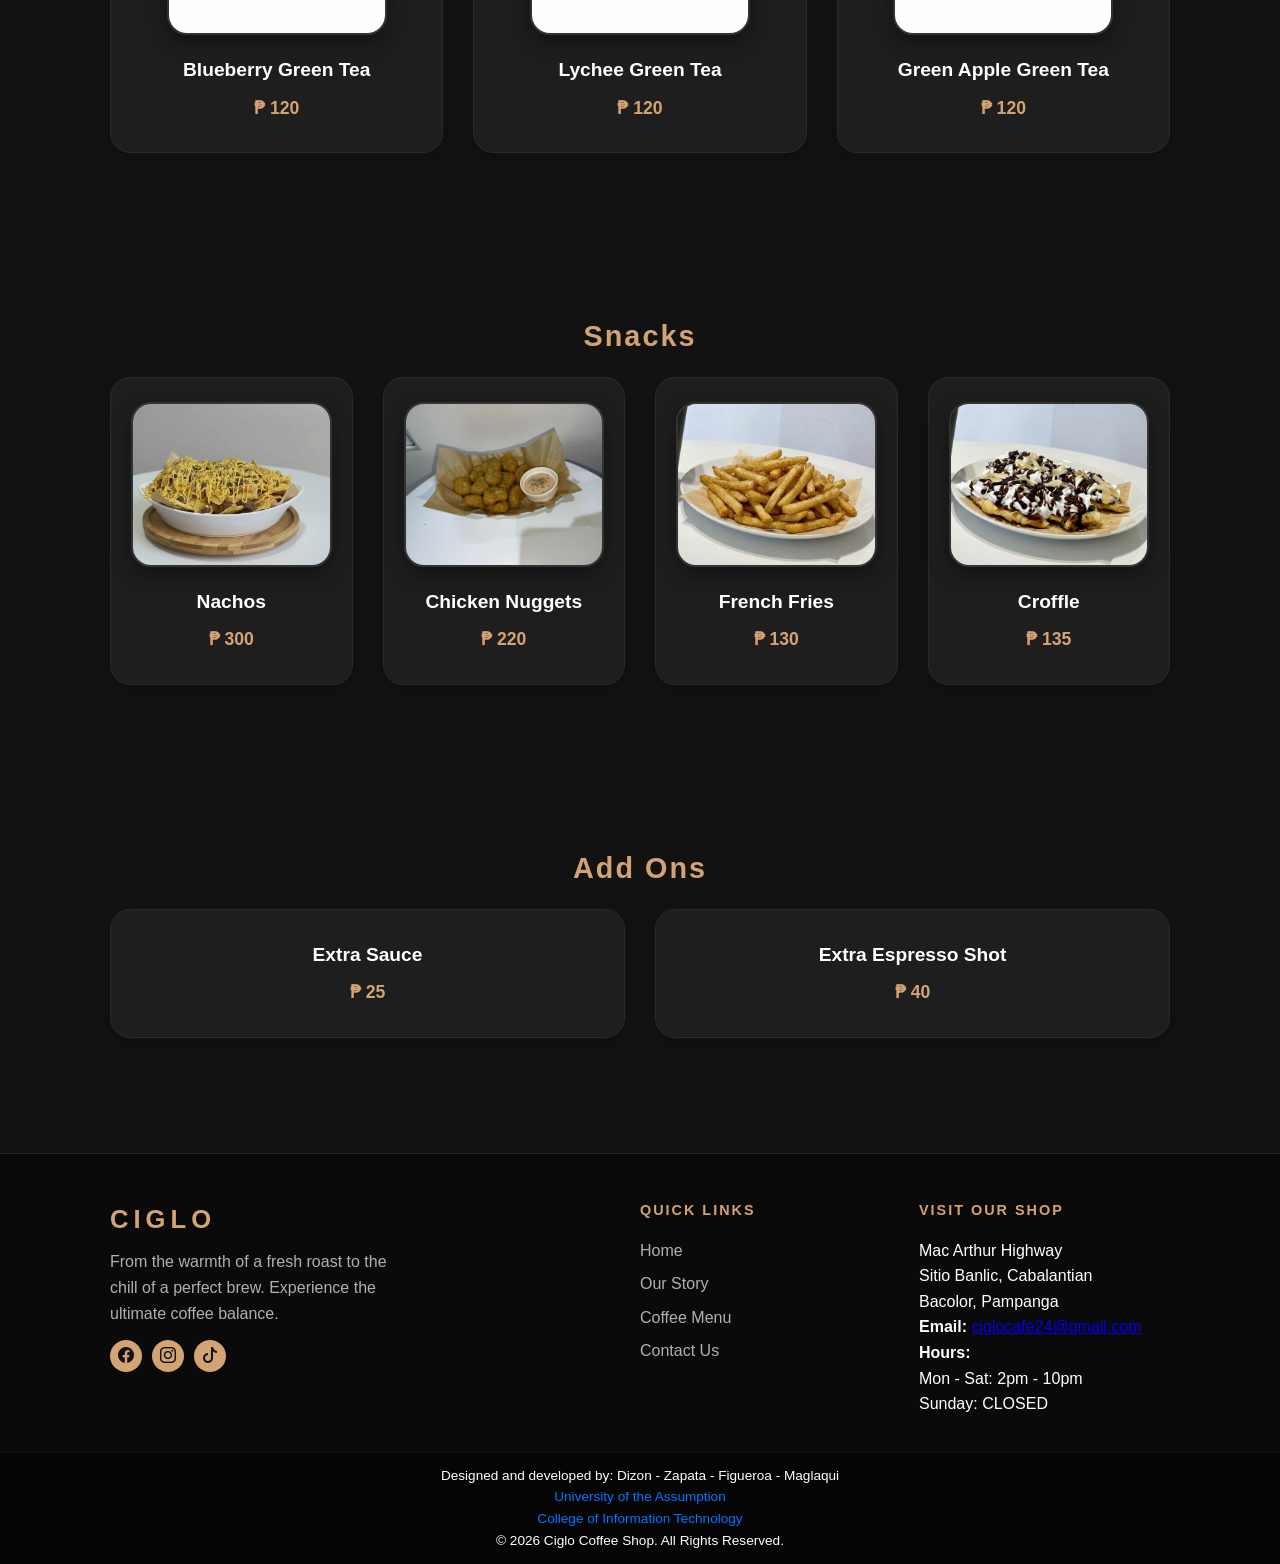
<file: menu.html>
<!DOCTYPE html>
<html lang="en">
<head>
    <meta charset="UTF-8">
    <meta name="viewport" content="width=device-width, initial-scale=1.0">
    <title>Menu | Ciglo Coffee Shop</title>
    <link rel="stylesheet" href="style.css">
    <link rel="icon" type="image/svg+xml" href="favicon.svg">
    <link href="https://cdn.jsdelivr.net/npm/bootstrap-icons/font/bootstrap-icons.css" rel="stylesheet">
</head>
<body>
    <nav class="navbar">
        <div class="nav-container">
            <a href="index.html" class="nav-logo" aria-label="Ciglo home">
                <img src="photos/logo.jpg" alt="Ciglo Coffee Shop logo">
                <span>CIGLO</span>
            </a>

            <input type="checkbox" id="nav-check" style="display: none;">
            <label for="nav-check" class="nav-toggler">
                <span></span>
                <span></span>
                <span></span>
            </label>

            <ul class="nav-links">
                <li><a href="about.html">About</a></li>
                <li><a href="menu.html">Menu</a></li>
                <li><a href="gallery.html">Gallery</a></li>
                <li class="contact-btn-wrapper">
                    <a href="contact.html" class="nav-contact-btn">Contact</a>
                </li>
            </ul>
        </div>
    </nav>

    <header class="page-header">
        <h1>Our Menu</h1>
        <p>Explore Ciglo favorites, from smooth espresso drinks to cool refreshers, tea, and easy-to-share bites.</p>
    </header>

    <main class="container">

        <section class="menu-section">
            <h2 class="category-title">Coffee <span class="sub-title">(ICED / HOT)</span></h2>
            <div class="menu-grid">
                <div class="menu-item"><img src="photos/americano.jpeg" alt="Americano" class="menu-img"><div class="item-header"><span class="item-name">Americano</span><span class="item-price">&#8369; 110</span></div></div>
                <div class="menu-item"><img src="photos/cafelatte.jpeg" alt="Cafe Latte" class="menu-img"><div class="item-header"><span class="item-name">Cafe Latte</span><span class="item-price">&#8369; 130 - 135</span></div></div>
                <div class="menu-item"><img src="photos/caramelmacchiato.jpeg" alt="Caramel Macchiato" class="menu-img"><div class="item-header"><span class="item-name">Caramel Macchiato</span><span class="item-price">&#8369; 160 - 165</span></div></div>
                <div class="menu-item"><img src="photos/mochalatte.jpeg" alt="Mocha Latte" class="menu-img"><div class="item-header"><span class="item-name">Mocha Latte</span><span class="item-price">&#8369; 160 - 165</span></div></div>
                <div class="menu-item"><img src="photos/whitechocolate.jpg" alt="White Chocolate" class="menu-img"><div class="item-header"><span class="item-name">White Chocolate</span><span class="item-price">&#8369; 160 - 165</span></div></div>
                <div class="menu-item"><img src="photos/saltedcaramel.jpg" alt="Salted Caramel" class="menu-img"><div class="item-header"><span class="item-name">Salted Caramel</span><span class="item-price">&#8369; 160 - 165</span></div></div>
                <div class="menu-item"><img src="photos/bananacream-latte.jpg" alt="Banana Creme Latte" class="menu-img"><div class="item-header"><span class="item-name">Banana Creme Latte</span><span class="item-price">&#8369; 150</span></div></div>
                <div class="menu-item"><img src="photos/spanishlatte.jpg" alt="Spanish Latte" class="menu-img"><div class="item-header"><span class="item-name">Spanish Latte</span><span class="item-price">&#8369; 150 - 155</span></div></div>
            </div>
        </section>

        <section class="menu-section">
            <h2 class="category-title">Non-Coffee <span class="sub-title">(ICED / HOT)</span></h2>
            <div class="menu-grid">
                <div class="menu-item"><img src="photos/strawberrymilk.jpeg" alt="Strawberry Milk" class="menu-img"><div class="item-header"><span class="item-name">Strawberry Milk</span><span class="item-price">&#8369; 155</span></div></div>
                <div class="menu-item"><img src="photos/oreomilk.jpeg" alt="Oreo Milk" class="menu-img"><div class="item-header"><span class="item-name">Oreo Milk</span><span class="item-price">&#8369; 155</span></div></div>
                <div class="menu-item"><img src="photos/chocolate.jpg" alt="Chocolate" class="menu-img"><div class="item-header"><span class="item-name">Chocolate</span><span class="item-price">&#8369; 150</span></div></div>
                <div class="menu-item"><img src="photos/matcha.jpg" alt="Matcha" class="menu-img"><div class="item-header"><span class="item-name">Matcha</span><span class="item-price">&#8369; 170</span></div></div>
                <div class="menu-item"><img src="photos/creamymatcha.jpg" alt="Creamy Matcha" class="menu-img"><div class="item-header"><span class="item-name">Creamy Matcha</span><span class="item-price">&#8369; 155</span></div></div>
                <div class="menu-item"><img src="photos/biscoffcream.jpg" alt="Biscoff Cream" class="menu-img"><div class="item-header"><span class="item-name">Biscoff Cream</span><span class="item-price">&#8369; 170</span></div></div>
                <div class="menu-item"><img src="photos/blacksesame.jpg" alt="Black Sesame" class="menu-img"><div class="item-header"><span class="item-name">Black Sesame</span><span class="item-price">&#8369; 150</span></div></div>
            </div>
        </section>

        <section class="menu-section">
            <h2 class="category-title">Speciality Coffee <span class="sub-title">(ICED / HOT)</span></h2>
            <div class="menu-grid">
                <div class="menu-item"><img src="photos/ciglosignature.jpeg" alt="Ciglo Signature" class="menu-img"><div class="item-header"><span class="item-name">Ciglo Signature</span><span class="item-price">&#8369; 200 - 205</span></div></div>
                <div class="menu-item"><img src="photos/cookiesandcream-latte.jpeg" alt="Cookies and Cream Latte" class="menu-img"><div class="item-header"><span class="item-name">Cookies &amp; Cream Latte</span><span class="item-price">&#8369; 165</span></div></div>
                <div class="menu-item"><img src="photos/dirtymatcha.jpeg" alt="Dirty Matcha" class="menu-img"><div class="item-header"><span class="item-name">Dirty Matcha</span><span class="item-price">&#8369; 165</span></div></div>
                <div class="menu-item"><img src="photos/dirtystrawberry.jpg" alt="Dirty Strawberry" class="menu-img"><div class="item-header"><span class="item-name">Dirty Strawberry</span><span class="item-price">&#8369; 165</span></div></div>
                <div class="menu-item"><img src="photos/spanishlatte.jpg" alt="Sea Salt Cream Latte" class="menu-img"><div class="item-header"><span class="item-name">Sea Salt Cream Latte</span><span class="item-price">&#8369; 210</span></div></div>
                <div class="menu-item"><img src="photos/biscofflatte.jpg" alt="Biscoff Latte" class="menu-img"><div class="item-header"><span class="item-name">Biscoff Latte</span><span class="item-price">&#8369; 200</span></div></div>
            </div>
        </section>

        <section class="menu-section">
            <h2 class="category-title">Frappe</h2>
            <div class="menu-grid">
                <div class="menu-item"><img src="photos/strawberry-frappe.PNG" alt="Strawberry Frappe" class="menu-img"><div class="item-header"><span class="item-name">Strawberry</span><span class="item-price">&#8369; 180</span></div></div>
                <div class="menu-item"><img src="photos/matcha-frappe.jpeg" alt="Matcha Frappe" class="menu-img"><div class="item-header"><span class="item-name">Matcha</span><span class="item-price">&#8369; 180</span></div></div>
                <div class="menu-item"><img src="photos/taro-frappe.jpeg" alt="Taro Frappe" class="menu-img"><div class="item-header"><span class="item-name">Taro</span><span class="item-price">&#8369; 180</span></div></div>
                <div class="menu-item"><img src="photos/caramel-frappe.jpeg" alt="Caramel Frappe" class="menu-img"><div class="item-header"><span class="item-name">Caramel</span><span class="item-price">&#8369; 180</span></div></div>
                <div class="menu-item"><img src="photos/saltedcaramel-frappe.jpeg" alt="Salted Caramel Frappe" class="menu-img"><div class="item-header"><span class="item-name">Salted Caramel</span><span class="item-price">&#8369; 180</span></div></div>
                <div class="menu-item"><img src="photos/javachip.jpeg" alt="Java Chip" class="menu-img"><div class="item-header"><span class="item-name">Java Chip</span><span class="item-price">&#8369; 185</span></div></div>
                <div class="menu-item"><img src="photos/chocolava-frappe.PNG" alt="Choco Lava" class="menu-img"><div class="item-header"><span class="item-name">Choco Lava</span><span class="item-price">&#8369; 180</span></div></div>
                <div class="menu-item"><img src="photos/coffeejelly.jpg" alt="Coffee Jelly" class="menu-img"><div class="item-header"><span class="item-name">Coffee Jelly</span><span class="item-price">&#8369; 185</span></div></div>
            </div>
        </section>

        <section class="menu-section">
            <h2 class="category-title">Lemonade</h2>
            <div class="menu-grid">
                <div class="menu-item"><img src="photos/strawberrylemonade.jpg" alt="Strawberry Lemonade" class="menu-img"><div class="item-header"><span class="item-name">Strawberry</span><span class="item-price">&#8369; 150</span></div></div>
                <div class="menu-item"><img src="photos/blueberry-lemonade.jpg" alt="Blueberry Lemonade" class="menu-img"><div class="item-header"><span class="item-name">Blueberry</span><span class="item-price">&#8369; 150</span></div></div>
                <div class="menu-item"><img src="photos/greenapple-lemonade.jpg" alt="Green Apple Lemonade" class="menu-img"><div class="item-header"><span class="item-name">Green Apple</span><span class="item-price">&#8369; 150</span></div></div>
            </div>
        </section>

        <section class="menu-section">
            <h2 class="category-title">Tea</h2>
            <div class="menu-grid">
                <div class="menu-item menu-item--wide"><img src="photos/blueberrygreentea.jpg" alt="Blueberry Green Tea" class="menu-img"><div class="item-header"><span class="item-name">Blueberry Green Tea</span><span class="item-price">&#8369; 120</span></div></div>
                <div class="menu-item menu-item--wide"><img src="photos/lycheegreentea.jpg" alt="Lychee Green Tea" class="menu-img"><div class="item-header"><span class="item-name">Lychee Green Tea</span><span class="item-price">&#8369; 120</span></div></div>
                <div class="menu-item menu-item--wide"><img src="photos/greenapplegreentea.jpg" alt="Green Apple Green Tea" class="menu-img"><div class="item-header"><span class="item-name">Green Apple Green Tea</span><span class="item-price">&#8369; 120</span></div></div>
            </div>
        </section>

        <section class="menu-section">
            <h2 class="category-title">Snacks</h2>
            <div class="menu-grid">
                <div class="menu-item menu-item--wide"><img src="photos/nachos.jpg" alt="Nachos and snacks at Ciglo" class="menu-img"><div class="item-header"><span class="item-name">Nachos</span><span class="item-price">&#8369; 300</span></div></div>
                <div class="menu-item menu-item--wide"><img src="photos/nuggets.jpg" alt="Chicken Nuggets" class="menu-img"><div class="item-header"><span class="item-name">Chicken Nuggets</span><span class="item-price">&#8369; 220</span></div></div>
                <div class="menu-item menu-item--wide"><img src="photos/fries.jpg" alt="French Fries" class="menu-img"><div class="item-header"><span class="item-name">French Fries</span><span class="item-price">&#8369; 130</span></div></div>
                <div class="menu-item menu-item--wide"><img src="photos/croffle.jpg" alt="Croffle" class="menu-img"><div class="item-header"><span class="item-name">Croffle</span><span class="item-price">&#8369; 135</span></div></div>
            </div>
        </section>

        <section class="menu-section">
            <h2 class="category-title">Add Ons</h2>
            <div class="menu-grid">
                <div class="menu-item"><div class="item-header"><span class="item-name">Extra Sauce</span><span class="item-price">&#8369; 25</span></div></div>
                <div class="menu-item"><div class="item-header"><span class="item-name">Extra Espresso Shot</span><span class="item-price">&#8369; 40</span></div></div>
            </div>
        </section>
    </main>

    <footer class="site-footer">
        <div class="container footer-grid">
            <div class="footer-column brand-col">
                <h2 class="footer-logo">CIGLO</h2>
                <p>From the warmth of a fresh roast to the chill of a perfect brew. Experience the ultimate coffee balance.</p>
                <div class="social-icons d-flex gap-2">
                    <a href="https://www.facebook.com/share/18vjceT954/?mibextid=wwXIfr" target="_blank" class="text-white text-decoration-none p-2 rounded-circle bg-primary bg-opacity-75 hover-bg-opacity-100" aria-label="Facebook">
                        <i class="bi bi-facebook fs-5"></i>
                    </a>
                    <a href="https://www.instagram.com/ciglocafe?igsh=c2pwMGJqa2h2eWc3" target="_blank" class="text-white text-decoration-none p-2 rounded-circle bg-danger bg-opacity-75 hover-bg-opacity-100" aria-label="Instagram">
                        <i class="bi bi-instagram fs-5"></i>
                    </a>
                    <a href="https://www.tiktok.com/@ciglocafe?_r=1&_t=ZS-95JXi8RUHVA" target="_blank" class="text-white text-decoration-none p-2 rounded-circle bg-black hover-bg-opacity-100" aria-label="TikTok">
                        <i class="bi bi-tiktok fs-5"></i>
                    </a>
                </div>
            </div>

            <div class="footer-column">
                <h3>Quick Links</h3>
                <ul>
                    <li><a href="index.html">Home</a></li>
                    <li><a href="about.html">Our Story</a></li>
                    <li><a href="menu.html">Coffee Menu</a></li>
                    <li><a href="contact.html">Contact Us</a></li>
                </ul>
            </div>

            <div class="footer-column">
                <h3>Visit Our Shop</h3>
                <p>Mac Arthur Highway<br>Sitio Banlic, Cabalantian<br>Bacolor, Pampanga</p>
                <p><strong>Email:</strong> <a href="mailto:ciglocafe24@gmail.com">ciglocafe24@gmail.com</a></p>
                <p><strong>Hours:</strong><br>Mon - Sat: 2pm - 10pm<br>Sunday: CLOSED</p>
            </div>
        </div>
        <div class="footer-bottom">
            <p>Designed and developed by: Dizon - Zapata - Figueroa - Maglaqui</p>
            <p style="color: rgb(0, 119, 255);">University of the Assumption</p> 
            <p style="color: rgb(0, 119, 255);">College of Information Technology</p>
            <p>&copy; 2026 Ciglo Coffee Shop. All Rights Reserved.</p>
        </div>
    </footer>
</body>
</html>
</file>
<file: style.css>
:root {
    --bg-color: #121212;
    --card-bg: #1e1e1e;
    --accent-color: #d4a373;
    --accent-soft: #f1d4b2;
    --text-main: #ffffff;
    --text-muted: #b0b0b0;
    --nav-bg: rgba(18, 18, 18, 0.96);
    --nav-height: 80px;
    --section-offset: calc(var(--nav-height) + 20px);
    --transition: all 0.3s ease;
}

html {
    scroll-behavior: smooth;
    scroll-padding-top: var(--section-offset);
}

* {
    margin: 0;
    padding: 0;
    box-sizing: border-box;
    font-family: "Segoe UI", Arial, sans-serif;
}

body {
    background-color: var(--bg-color);
    color: var(--text-main);
    line-height: 1.6;
}

.container {
    max-width: 1100px;
    margin: 0 auto;
    padding: 0 20px;
}

main.container {
    width: 100%;
}

section {
    padding: 80px 0;
    scroll-margin-top: var(--section-offset);
}

.section-title {
    text-align: center;
    font-size: clamp(2rem, 5vw, 3rem);
    margin-bottom: 24px;
    text-transform: uppercase;
    letter-spacing: 4px;
}

.section-title::after {
    content: "";
    display: block;
    width: 60px;
    height: 3px;
    background: var(--accent-color);
    margin: 15px auto;
}

.btn,
.btn-coffee {
    display: inline-block;
    width: fit-content;
    padding: 14px 32px;
    background: var(--accent-color);
    color: #121212;
    text-decoration: none;
    font-weight: 700;
    border-radius: 4px;
    transition: var(--transition);
    border: none;
    cursor: pointer;
    text-align: center;
}

.btn-coffee {
    color: #ffffff;
    font-size: 14px;
    text-transform: uppercase;
    letter-spacing: 1px;
    box-shadow: 0 4px 6px rgba(0, 0, 0, 0.1);
}

.btn:hover,
.btn-coffee:hover {
    background: #bc8a5f;
    transform: translateY(-3px);
}

.navbar {
    position: fixed;
    top: 0;
    width: 100%;
    height: var(--nav-height);
    background-color: var(--nav-bg);
    border-bottom: 1px solid #2a2a2a;
    z-index: 1000;
    display: flex;
    align-items: center;
    backdrop-filter: blur(12px);
}

.nav-container {
    width: 100%;
    max-width: 1100px;
    margin: 0 auto;
    padding: 0 40px;
    display: flex;
    justify-content: space-between;
    align-items: center;
}

.nav-logo {
    display: inline-flex;
    align-items: center;
    gap: 12px;
    font-weight: 700;
    font-size: 1.4rem;
    letter-spacing: 3px;
    color: var(--accent-color);
    text-decoration: none;
    text-transform: uppercase;
}

.nav-logo img {
    width: 44px;
    height: 44px;
    border-radius: 50%;
    object-fit: cover;
    border: 2px solid rgba(212, 163, 115, 0.4);
}

.nav-links {
    display: flex;
    list-style: none;
    align-items: center;
}

.nav-links li {
    margin-left: 20px;
}

.nav-links a {
    text-decoration: none;
    color: var(--text-main);
    font-size: 0.9rem;
    font-weight: 600;
    text-transform: uppercase;
    transition: var(--transition);
}

.nav-links li a:not(.nav-contact-btn):hover {
    color: var(--accent-color);
}

.contact-btn-wrapper {
    margin-left: 30px !important;
}

.nav-contact-btn {
    display: inline-block;
    padding: 10px 25px;
    background-color: var(--accent-color);
    color: #121212 !important;
    border-radius: 4px;
    transition: var(--transition);
    border: none;
}

.nav-contact-btn:hover {
    background-color: #bc8a5f;
    transform: translateY(-2px);
}

.hero,
.page-header {
    display: flex;
    flex-direction: column;
    align-items: center;
    justify-content: center;
    text-align: center;
    background-size: cover;
    background-position: center;
}

.hero {
    min-height: 100vh;
    padding-top: var(--nav-height);
    background-image: linear-gradient(rgba(0, 0, 0, 0.62), rgba(0, 0, 0, 0.62)), url("photos/coffees.jpg");
}

.page-header {
    height: 45vh;
    padding-top: var(--nav-height);
    background-image: linear-gradient(rgba(0, 0, 0, 0.82), rgba(0, 0, 0, 0.82)), url("https://images.unsplash.com/photo-1447933601403-0c6688de566e?auto=format&fit=crop&q=80&w=1200");
}

.hero h1 {
    font-size: clamp(3rem, 8vw, 5rem);
    letter-spacing: 10px;
}

.page-header h1 {
    font-size: clamp(2.8rem, 6vw, 4.4rem);
    letter-spacing: 0.08em;
    text-transform: uppercase;
    text-shadow: 0 4px 18px rgba(0, 0, 0, 0.75);
    position: relative;
    padding-bottom: 12px;
}

.page-header h1::after {
    content: "";
    position: absolute;
    left: 50%;
    bottom: 0;
    width: 80px;
    height: 3px;
    background: var(--accent-color);
    border-radius: 999px;
    transform: translateX(-50%);
}

.page-header p {
    max-width: 680px;
    margin-top: 14px;
    padding: 0 20px;
    color: var(--accent-soft);
    font-size: clamp(1rem, 2vw, 1.2rem);
}

.tagline {
    color: var(--accent-color);
    font-size: 1.2rem;
    font-style: italic;
    margin-bottom: 20px;
    letter-spacing: 1px;
}

.hero-logo {
    width: 150px;
    height: 150px;
    background-color: white;
    border-radius: 50%;
    padding: 15px;
    display: block;
    margin: 0 auto 20px;
    object-fit: contain;
}

.about-section .about-container {
    display: grid;
    grid-template-columns: minmax(0, 1fr) minmax(300px, 460px);
    gap: 40px;
    align-items: center;
}

.about-text {
    display: flex;
    flex-direction: column;
    gap: 18px;
}

.about-text h3 {
    color: var(--accent-color);
    font-size: clamp(1.8rem, 4vw, 2.5rem);
    line-height: 1.2;
}

.about-text p {
    color: var(--text-muted);
    font-size: 1.02rem;
}

.slideshow-container {
    width: 100%;
    height: 500px;
    position: relative;
    overflow: hidden;
    border-radius: 18px;
}

.about-image {
    position: relative;
    width: 100%;
    height: 100%;
}

.about-image img {
    width: 100%;
    height: 100%;
    object-fit: cover;
    object-position: center;
    position: absolute;
    inset: 0;
    opacity: 0;
    animation: slideFade 20s infinite;
}

.about-image img:nth-child(1) { animation-delay: 0s; }
.about-image img:nth-child(2) { animation-delay: 5s; }
.about-image img:nth-child(3) { animation-delay: 10s; }
.about-image img:nth-child(4) { animation-delay: 15s; }

@keyframes slideFade {
    0% { opacity: 0; }
    5% { opacity: 1; }
    20% { opacity: 1; }
    25% { opacity: 0; }
    100% { opacity: 0; }
}

.about-grid {
    display: grid;
    grid-template-columns: 1fr 1fr;
    gap: 40px;
    align-items: center;
}

.about-content {
    background: linear-gradient(180deg, rgba(212, 163, 115, 0.08), rgba(30, 30, 30, 0.9));
    border: 1px solid rgba(212, 163, 115, 0.18);
    border-radius: 18px;
    padding: 36px;
}

.accent-text {
    color: var(--accent-color);
    margin-bottom: 20px;
    font-size: clamp(2rem, 4vw, 2.8rem);
    line-height: 1.15;
}

.about-lead {
    color: var(--accent-soft);
    font-size: 1.08rem;
}

.about-content p {
    color: #e5e5e5;
    margin-top: 16px;
    font-size: 1.03rem;
}

.about-main-img {
    width: 100%;
    min-height: 460px;
    object-fit: cover;
    border-radius: 18px;
    box-shadow: 0 4px 15px rgba(0, 0, 0, 0.3);
    display: block;
}

.owners-section {
    display: grid;
    grid-template-columns: minmax(0, 1.2fr) minmax(280px, 0.8fr);
    gap: 34px;
    align-items: center;
    padding-top: 10px;
}

.owners-photo-wrap {
    overflow: hidden;
    border-radius: 18px;
    border: 1px solid rgba(212, 163, 115, 0.24);
    background: #0f0f0f;
    box-shadow: 0 16px 34px rgba(0, 0, 0, 0.35);
}

.owners-photo {
    width: 100%;
    height: 460px;
    object-fit: cover;
    object-position: center 62%;
    display: block;
}

.owners-copy {
    padding: 10px 0;
}

.eyebrow {
    color: var(--accent-color);
    font-size: 0.78rem;
    font-weight: 700;
    letter-spacing: 0.18em;
    margin-bottom: 10px;
    text-transform: uppercase;
}

.owners-copy h2 {
    color: var(--text-main);
    font-size: clamp(2rem, 4vw, 3rem);
    line-height: 1.12;
    margin-bottom: 16px;
}

.owners-copy p:not(.eyebrow) {
    color: var(--text-muted);
    font-size: 1.04rem;
}

.menu-section {
    padding: 80px 0;
}

.menu-intro {
    max-width: 720px;
    margin: 40px auto 10px;
    text-align: center;
    color: var(--text-muted);
    font-size: 1rem;
}

.category-title {
    text-align: center;
    margin-bottom: 18px;
    font-size: 1.8rem;
    color: var(--accent-color);
    letter-spacing: 2px;
}

.category-title .sub-title {
    font-size: 0.9rem;
    color: var(--text-muted);
    font-weight: 400;
}

.menu-grid {
    display: grid;
    grid-template-columns: repeat(auto-fit, minmax(240px, 1fr));
    gap: 30px;
}

.menu-item {
    background: var(--card-bg);
    padding: 30px 20px;
    border-radius: 20px;
    display: flex;
    flex-direction: column;
    align-items: center;
    text-align: center;
    transition: var(--transition);
    border: 1px solid #2a2a2a;
    box-shadow: 0 5px 15px rgba(0, 0, 0, 0.2);
}

.menu-item:hover {
    transform: translateY(-10px);
    border-color: var(--accent-color);
    background: #252525;
}

.menu-item--wide {
    padding-top: 24px;
}

.menu-img {
    width: 165px;
    height: 165px;
    object-fit: cover;
    border-radius: 50%;
    margin-bottom: 20px;
    border: 4px solid #333;
    transition: var(--transition);
    box-shadow: 0 8px 20px rgba(0, 0, 0, 0.4);
}

.menu-item--wide .menu-img {
    width: 100%;
    max-width: 220px;
    height: 165px;
    border-radius: 20px;
    border-width: 2px;
}

.menu-item:hover .menu-img {
    border-color: var(--accent-color);
    transform: scale(1.05);
}

.item-header {
    width: 100%;
}

.item-name {
    display: block;
    font-size: 1.2rem;
    font-weight: 600;
    margin-bottom: 8px;
    color: var(--text-main);
}

.item-price {
    display: block;
    font-size: 1.1rem;
    color: var(--accent-color);
    font-weight: 700;
}

.gallery-section {
    padding: 80px 0;
}

.gallery-section + .gallery-section {
    padding-top: 0;
}

.video-container {
    width: 100%;
    max-width: 720px;
    margin: 0 auto;
    border: 3px solid var(--accent-color);
    border-radius: 20px;
    overflow: hidden;
    box-shadow: 0 10px 30px rgba(0, 0, 0, 0.5);
    background: #0d0d0d;
}

.video-container video {
    width: 100%;
    max-height: 520px;
    aspect-ratio: 9 / 16;
    object-fit: cover;
    display: block;
}

.photo-grid {
    display: grid;
    grid-template-columns: repeat(auto-fit, minmax(280px, 1fr));
    gap: 20px;
    margin-top: 30px;
}

.photo-grid img {
    width: 100%;
    height: 250px;
    object-fit: cover;
    border-radius: 8px;
    transition: var(--transition);
    border: 1px solid #333;
}

.photo-grid img:hover {
    transform: scale(1.03);
    border-color: var(--accent-color);
}

.contact-grid {
    display: grid;
    grid-template-columns: repeat(auto-fit, minmax(320px, 1fr));
    gap: 50px;
    align-items: start;
}

.contact-info {
    background: linear-gradient(180deg, rgba(212, 163, 115, 0.08), rgba(30, 30, 30, 0.95));
    padding: 30px;
    border-radius: 18px;
    border: 1px solid rgba(212, 163, 115, 0.16);
}

.contact-info h3 {
    color: var(--accent-color);
    margin-bottom: 10px;
    letter-spacing: 0.04em;
    text-transform: uppercase;
}

.contact-info p {
    color: var(--text-muted);
    margin-bottom: 12px;
}

.contact-link {
    color: var(--accent-soft);
    text-decoration: none;
    transition: var(--transition);
}

.contact-link:hover {
    color: var(--accent-color);
}

.contact-form,
#contactForm {
    display: flex;
    flex-direction: column;
    gap: 15px;
    background: var(--card-bg);
    padding: 30px;
    border-radius: 18px;
    align-self: start;
}

.contact-form input,
.contact-form textarea,
#contactForm input,
#contactForm textarea {
    width: 100%;
    padding: 12px;
    background: #121212;
    border: 1px solid #333;
    color: white;
    border-radius: 4px;
}

.contact-form input::placeholder,
.contact-form textarea::placeholder,
#contactForm input::placeholder,
#contactForm textarea::placeholder {
    color: #a88c73;
    font-size: 0.78rem;
    font-weight: 700;
    letter-spacing: 0.08em;
}

.contact-form textarea,
#contactForm textarea {
    resize: none;
}

.map-container {
    margin-top: 15px;
    width: 100%;
    overflow: hidden;
    border: 1px solid #333;
    border-radius: 8px;
}

.map-container iframe {
    width: 100%;
    height: 250px;
    border: 0;
    display: block;
}

.site-footer {
    background-color: #0a0a0a;
    padding: 45px 0 0;
    border-top: 1px solid #222;
    margin-top: 35px;
}

.footer-grid {
    display: grid;
    grid-template-columns: 2fr 1fr 1fr;
    gap: 28px;
    padding-bottom: 35px;
}

.footer-column h3 {
    color: var(--accent-color);
    text-transform: uppercase;
    font-size: 0.9rem;
    letter-spacing: 2px;
    margin-bottom: 16px;
}

.brand-col .footer-logo {
    font-size: 1.6rem;
    color: var(--accent-color);
    letter-spacing: 5px;
    margin-bottom: 10px;
}

.brand-col p {
    max-width: 300px;
    color: var(--text-muted);
}

.social-icons {
    display: flex;
    gap: 10px;
    margin-top: 14px;
}

.social-icons a {
    width: 32px;
    height: 32px;
    display: inline-flex;
    align-items: center;
    justify-content: center;
    color: #121212;
    background: var(--accent-color);
    border-radius: 50%;
    text-decoration: none;
    transition: var(--transition);
}

.social-icons a:visited {
    color: #121212;
}

.social-icons a:hover {
    background: var(--accent-soft);
    transform: translateY(-2px);
}

.footer-column ul {
    list-style: none;
}

.footer-column ul li {
    margin-bottom: 8px;
}

.footer-column ul li a {
    color: var(--text-muted);
    text-decoration: none;
    transition: var(--transition);
}

.footer-column ul li a:hover {
    color: var(--accent-color);
    padding-left: 5px;
}

.footer-bottom {
    background: #050505;
    text-align: center;
    padding: 12px 0;
    border-top: 1px solid #111;
    font-size: 0.85rem;
}

@media (max-width: 768px) {
    .nav-toggler {
        display: block;
        cursor: pointer;
    }

    .nav-toggler span {
        display: block;
        width: 25px;
        height: 3px;
        background: var(--accent-color);
        margin: 5px 0;
        transition: 0.3s;
    }

    .nav-container {
        padding: 0 20px;
    }

    .nav-links {
        position: fixed;
        top: var(--nav-height);
        right: -100%;
        width: 70%;
        height: calc(100vh - var(--nav-height));
        background: var(--card-bg);
        flex-direction: column;
        align-items: center;
        padding-top: 50px;
        transition: 0.4s ease;
        border-left: 1px solid #333;
    }

    .nav-links li {
        margin: 20px 0 !important;
    }

    .contact-btn-wrapper {
        margin-left: 0 !important;
    }

    #nav-check:checked ~ .nav-links {
        right: 0;
    }

    #nav-check:checked ~ .nav-toggler span:nth-child(1) { transform: rotate(45deg) translate(5px, 6px); }
    #nav-check:checked ~ .nav-toggler span:nth-child(2) { opacity: 0; }
    #nav-check:checked ~ .nav-toggler span:nth-child(3) { transform: rotate(-45deg) translate(5px, -6px); }

    .about-section .about-container,
    .about-grid,
    .owners-section,
    .contact-grid,
    .footer-grid {
        grid-template-columns: 1fr;
    }

    .about-content,
    .contact-info,
    .contact-form {
        padding: 26px;
    }

    .about-main-img {
        min-height: 320px;
    }

    .owners-section {
        gap: 24px;
    }

    .owners-photo {
        height: 360px;
    }

    .slideshow-container {
        height: 280px;
    }

    .video-container video {
        max-height: 420px;
    }

    .brand-col p {
        margin: 0 auto;
    }
}

@media (min-width: 769px) {
    .nav-toggler {
        display: none;
    }
}

@media (max-width: 480px) {
    .menu-grid {
        grid-template-columns: repeat(auto-fit, minmax(160px, 1fr));
        gap: 15px;
    }

    .menu-img {
        width: 130px;
        height: 130px;
    }

    .menu-item--wide .menu-img {
        max-width: 100%;
        height: 150px;
    }

    .owners-photo {
        height: 300px;
    }

    .slideshow-container {
        height: 220px;
    }
}
</file>
